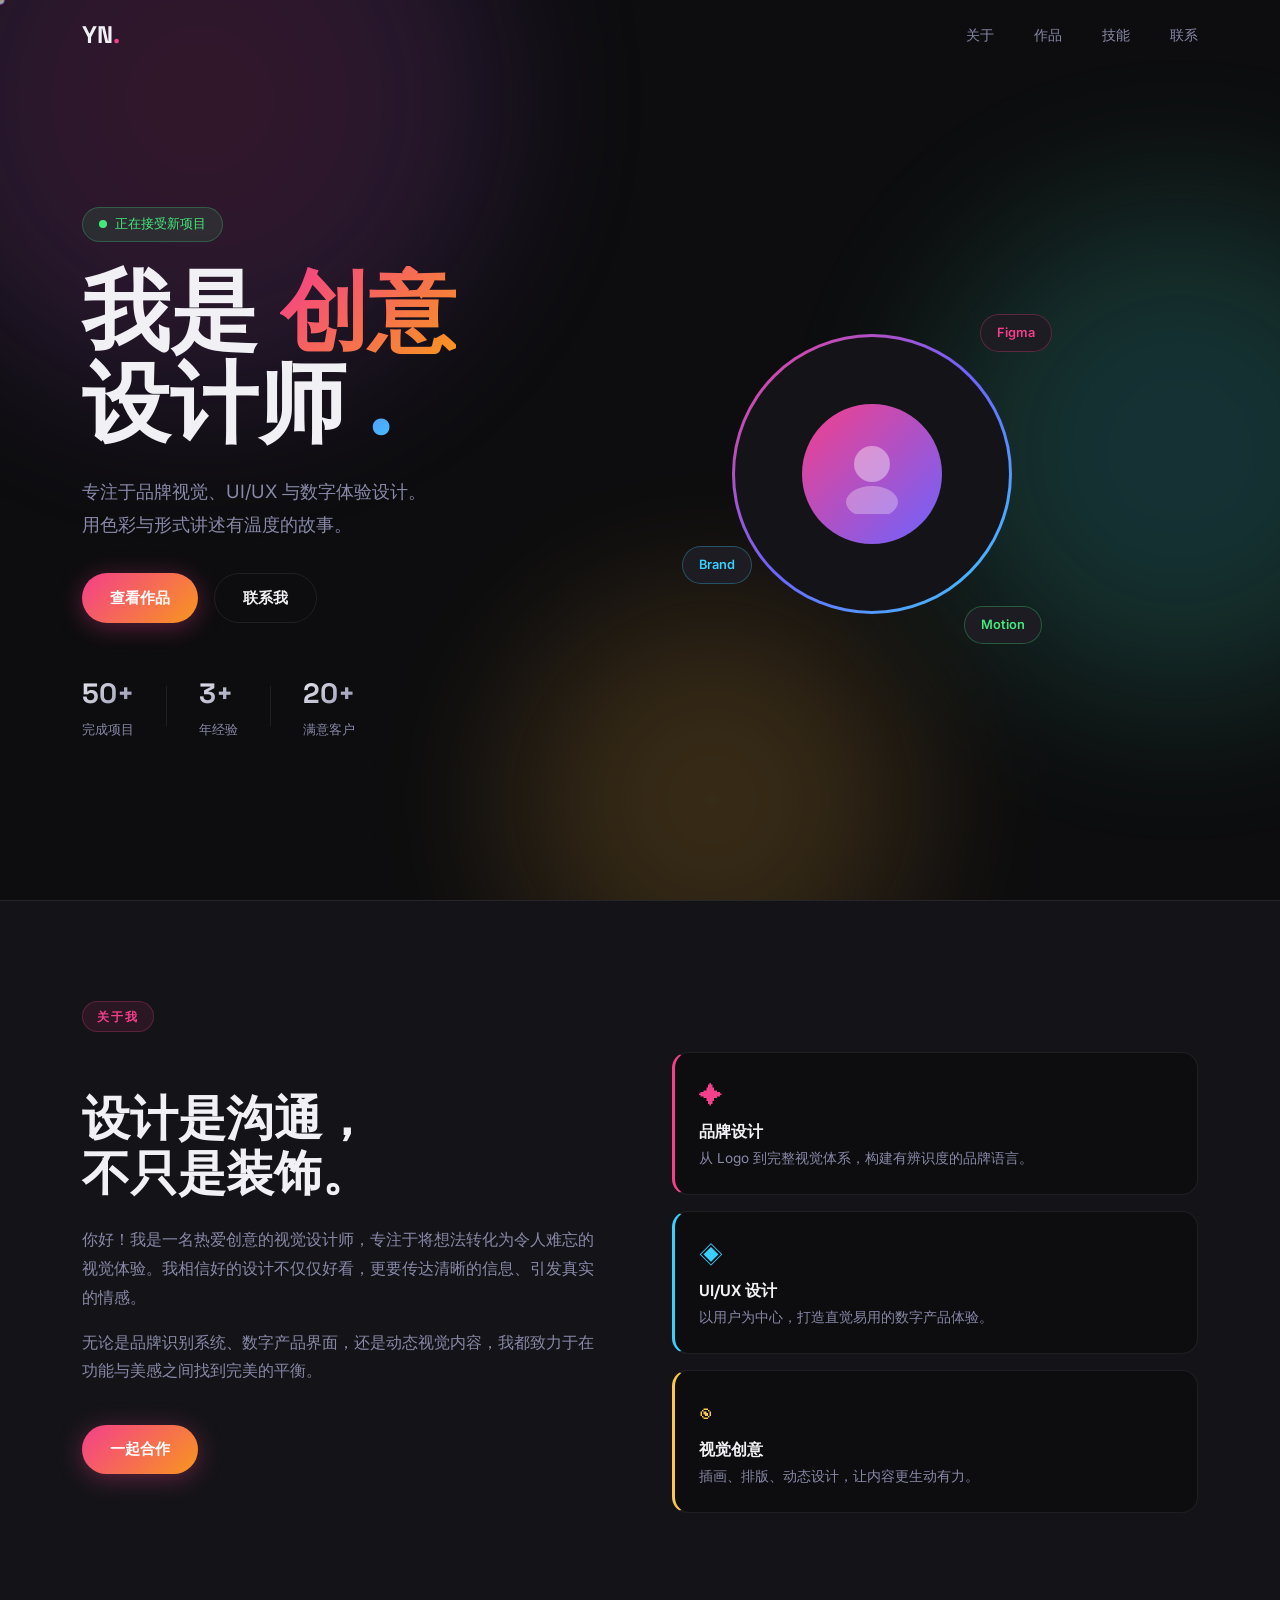
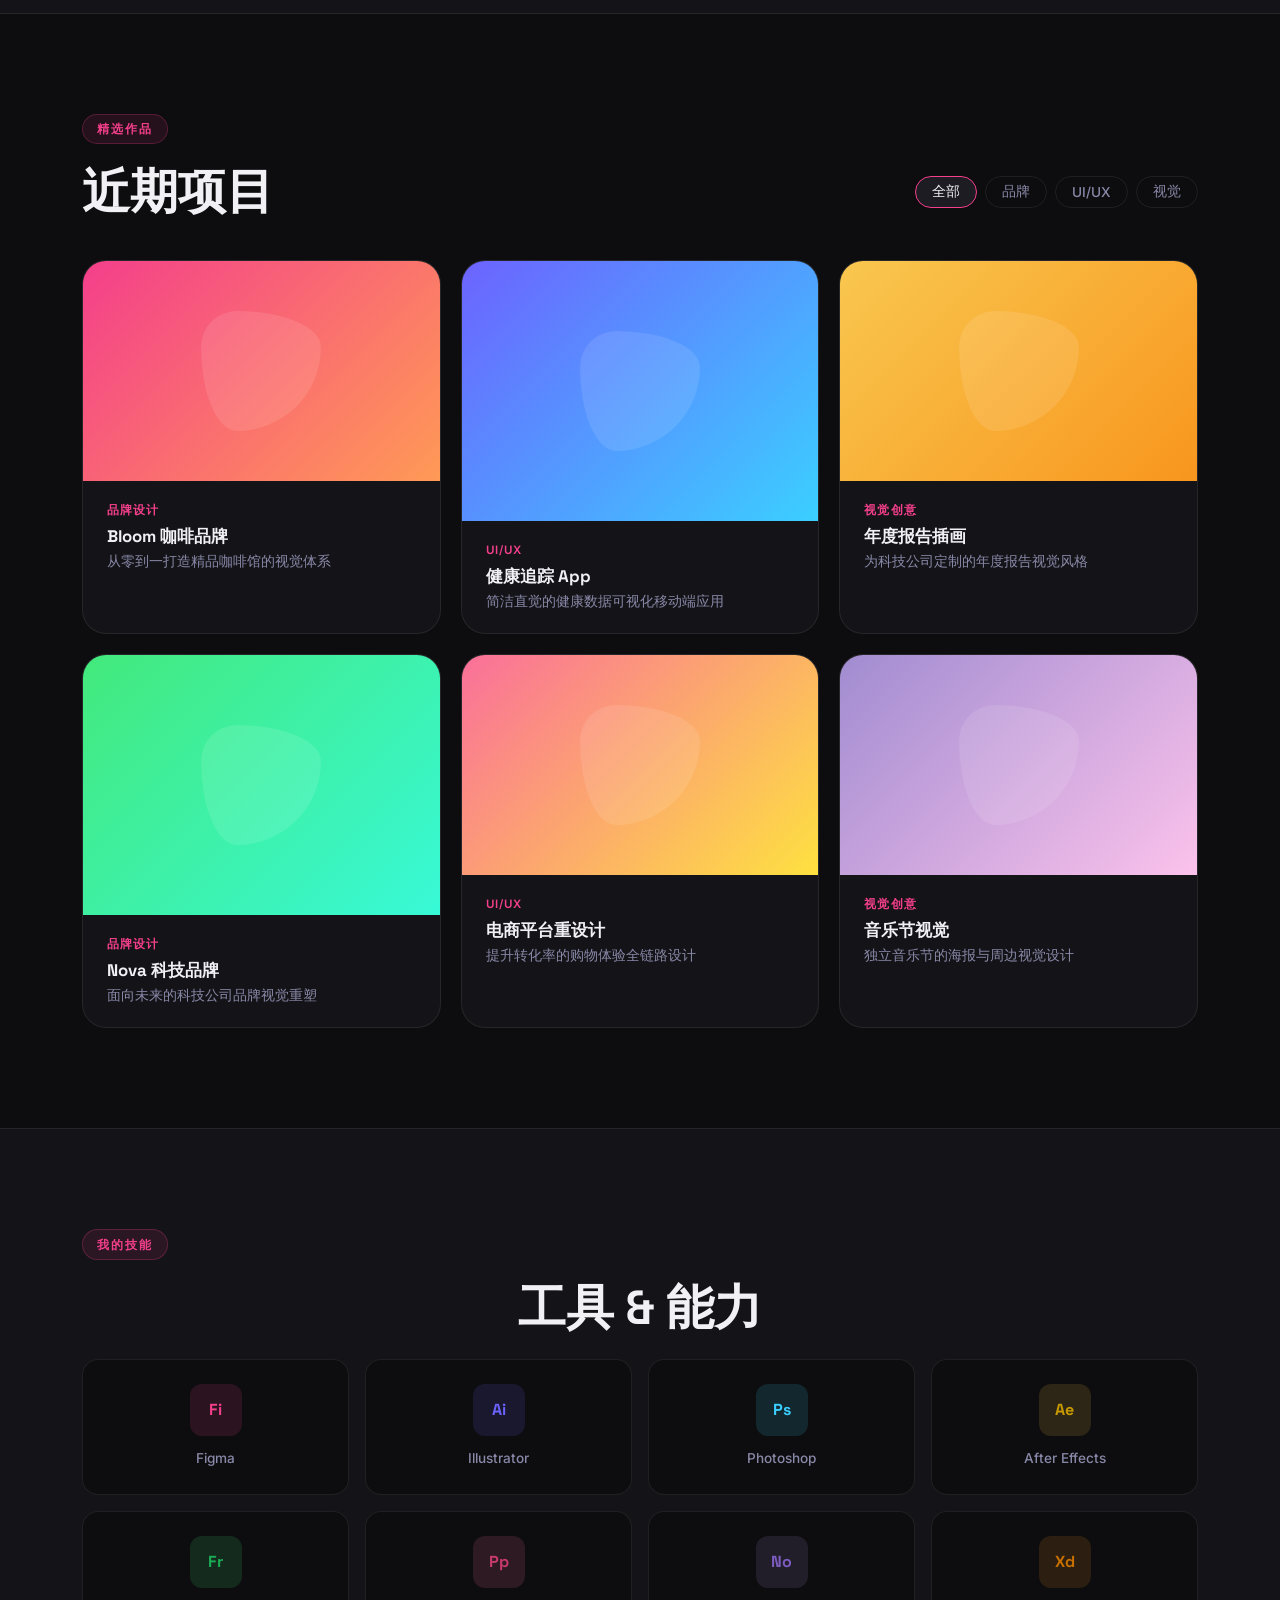
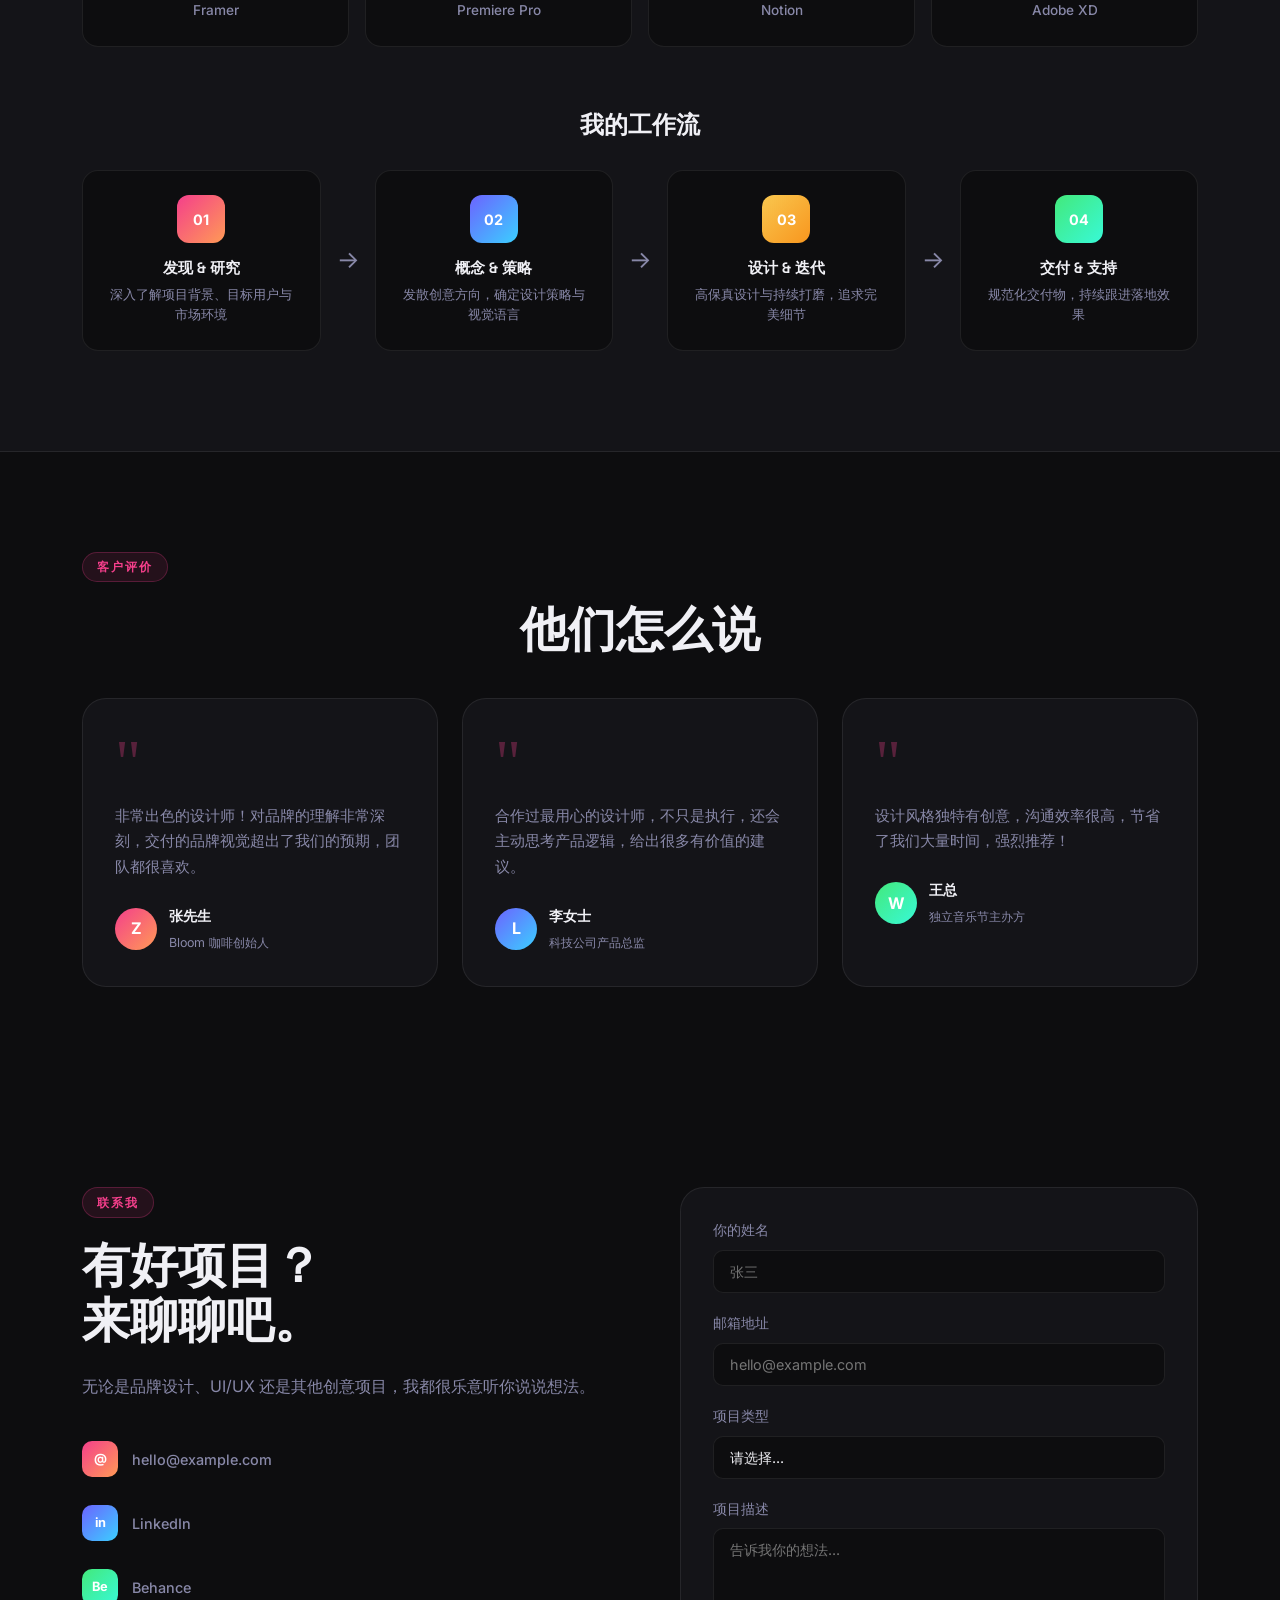
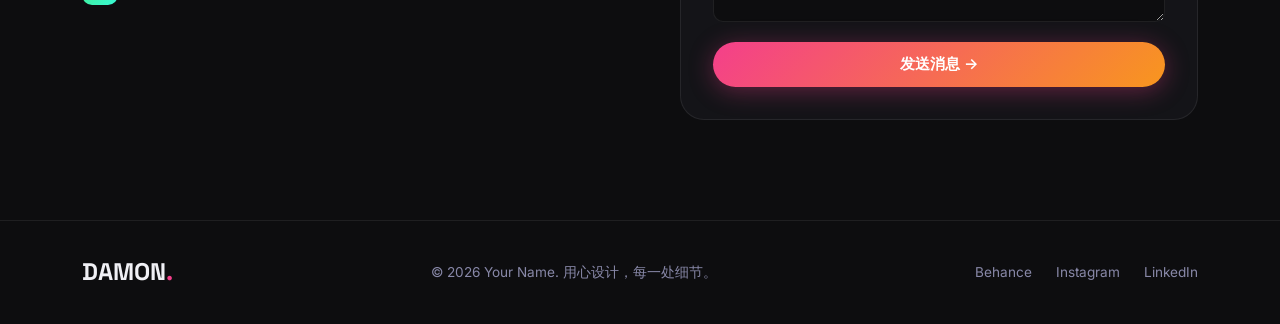
<file: index.html>
<!DOCTYPE html>
<html lang="zh-CN">
<head>
  <meta charset="UTF-8" />
  <meta name="viewport" content="width=device-width, initial-scale=1.0" />
  <title>设计师作品集 — DAMON</title>
  <link rel="stylesheet" href="style.css" />
  <link rel="preconnect" href="https://fonts.googleapis.com" />
  <link rel="preconnect" href="https://fonts.gstatic.com" crossorigin />
  <link href="https://fonts.googleapis.com/css2?family=Inter:wght@300;400;500;600;700;900&family=Space+Grotesk:wght@400;500;600;700&display=swap" rel="stylesheet" />
</head>
<body>

  <!-- Navigation -->
  <nav class="nav" id="nav">
    <div class="nav-inner">
      <a href="#" class="nav-logo">YN<span class="dot">.</span></a>
      <ul class="nav-links">
        <li><a href="#about">关于</a></li>
        <li><a href="#work">作品</a></li>
        <li><a href="#skills">技能</a></li>
        <li><a href="#contact">联系</a></li>
      </ul>
      <button class="nav-toggle" id="navToggle" aria-label="菜单">
        <span></span><span></span><span></span>
      </button>
    </div>
  </nav>

  <!-- Hero -->
  <section class="hero" id="hero">
    <div class="hero-bg">
      <div class="blob blob-1"></div>
      <div class="blob blob-2"></div>
      <div class="blob blob-3"></div>
    </div>
    <div class="hero-content">
      <div class="hero-badge">
        <span class="badge-dot"></span>
        正在接受新项目
      </div>
      <h1 class="hero-title">
        我是
        <span class="highlight highlight-1">创意</span>
        <br />设计师
        <span class="highlight highlight-2">.</span>
      </h1>
      <p class="hero-desc">
        专注于品牌视觉、UI/UX 与数字体验设计。<br />
        用色彩与形式讲述有温度的故事。
      </p>
      <div class="hero-actions">
        <a href="#work" class="btn btn-primary">查看作品</a>
        <a href="#contact" class="btn btn-ghost">联系我</a>
      </div>
      <div class="hero-stats">
        <div class="stat">
          <span class="stat-num">50+</span>
          <span class="stat-label">完成项目</span>
        </div>
        <div class="stat-divider"></div>
        <div class="stat">
          <span class="stat-num">3+</span>
          <span class="stat-label">年经验</span>
        </div>
        <div class="stat-divider"></div>
        <div class="stat">
          <span class="stat-num">20+</span>
          <span class="stat-label">满意客户</span>
        </div>
      </div>
    </div>
    <div class="hero-visual">
      <div class="avatar-ring">
        <div class="avatar">
          <div class="avatar-placeholder">
            <svg viewBox="0 0 80 80" fill="none" xmlns="http://www.w3.org/2000/svg">
              <circle cx="40" cy="30" r="18" fill="white" fill-opacity="0.4"/>
              <ellipse cx="40" cy="68" rx="26" ry="16" fill="white" fill-opacity="0.3"/>
            </svg>
          </div>
        </div>
      </div>
      <div class="floating-tag tag-1">Figma</div>
      <div class="floating-tag tag-2">Brand</div>
      <div class="floating-tag tag-3">Motion</div>
    </div>
  </section>

  <!-- About -->
  <section class="about section" id="about">
    <div class="container">
      <div class="section-label">关于我</div>
      <div class="about-grid">
        <div class="about-text">
          <h2 class="section-title">设计是沟通，<br />不只是装饰。</h2>
          <p>你好！我是一名热爱创意的视觉设计师，专注于将想法转化为令人难忘的视觉体验。我相信好的设计不仅仅好看，更要传达清晰的信息、引发真实的情感。</p>
          <p>无论是品牌识别系统、数字产品界面，还是动态视觉内容，我都致力于在功能与美感之间找到完美的平衡。</p>
          <a href="#contact" class="btn btn-primary" style="margin-top:1.5rem;">一起合作</a>
        </div>
        <div class="about-cards">
          <div class="about-card card-pink">
            <div class="card-icon">✦</div>
            <h3>品牌设计</h3>
            <p>从 Logo 到完整视觉体系，构建有辨识度的品牌语言。</p>
          </div>
          <div class="about-card card-blue">
            <div class="card-icon">◈</div>
            <h3>UI/UX 设计</h3>
            <p>以用户为中心，打造直觉易用的数字产品体验。</p>
          </div>
          <div class="about-card card-yellow">
            <div class="card-icon">◉</div>
            <h3>视觉创意</h3>
            <p>插画、排版、动态设计，让内容更生动有力。</p>
          </div>
        </div>
      </div>
    </div>
  </section>

  <!-- Work -->
  <section class="work section" id="work">
    <div class="container">
      <div class="section-label">精选作品</div>
      <div class="work-header">
        <h2 class="section-title">近期项目</h2>
        <div class="work-filter">
          <button class="filter-btn active" data-filter="all">全部</button>
          <button class="filter-btn" data-filter="brand">品牌</button>
          <button class="filter-btn" data-filter="ui">UI/UX</button>
          <button class="filter-btn" data-filter="visual">视觉</button>
        </div>
      </div>
      <div class="work-grid" id="workGrid">
        <div class="work-card" data-category="brand">
          <div class="work-card-img" style="background: linear-gradient(135deg, #f43f8b 0%, #ff9a56 100%);">
            <div class="work-card-overlay">
              <a href="#" class="work-card-link">查看项目 →</a>
            </div>
            <div class="work-card-shape"></div>
          </div>
          <div class="work-card-info">
            <span class="work-tag">品牌设计</span>
            <h3>Bloom 咖啡品牌</h3>
            <p>从零到一打造精品咖啡馆的视觉体系</p>
          </div>
        </div>
        <div class="work-card work-card-large" data-category="ui">
          <div class="work-card-img" style="background: linear-gradient(135deg, #6c63ff 0%, #3bcfff 100%);">
            <div class="work-card-overlay">
              <a href="#" class="work-card-link">查看项目 →</a>
            </div>
            <div class="work-card-shape"></div>
          </div>
          <div class="work-card-info">
            <span class="work-tag">UI/UX</span>
            <h3>健康追踪 App</h3>
            <p>简洁直觉的健康数据可视化移动端应用</p>
          </div>
        </div>
        <div class="work-card" data-category="visual">
          <div class="work-card-img" style="background: linear-gradient(135deg, #f9c74f 0%, #f8961e 100%);">
            <div class="work-card-overlay">
              <a href="#" class="work-card-link">查看项目 →</a>
            </div>
            <div class="work-card-shape"></div>
          </div>
          <div class="work-card-info">
            <span class="work-tag">视觉创意</span>
            <h3>年度报告插画</h3>
            <p>为科技公司定制的年度报告视觉风格</p>
          </div>
        </div>
        <div class="work-card work-card-large" data-category="brand">
          <div class="work-card-img" style="background: linear-gradient(135deg, #43e97b 0%, #38f9d7 100%);">
            <div class="work-card-overlay">
              <a href="#" class="work-card-link">查看项目 →</a>
            </div>
            <div class="work-card-shape"></div>
          </div>
          <div class="work-card-info">
            <span class="work-tag">品牌设计</span>
            <h3>Nova 科技品牌</h3>
            <p>面向未来的科技公司品牌视觉重塑</p>
          </div>
        </div>
        <div class="work-card" data-category="ui">
          <div class="work-card-img" style="background: linear-gradient(135deg, #fa709a 0%, #fee140 100%);">
            <div class="work-card-overlay">
              <a href="#" class="work-card-link">查看项目 →</a>
            </div>
            <div class="work-card-shape"></div>
          </div>
          <div class="work-card-info">
            <span class="work-tag">UI/UX</span>
            <h3>电商平台重设计</h3>
            <p>提升转化率的购物体验全链路设计</p>
          </div>
        </div>
        <div class="work-card" data-category="visual">
          <div class="work-card-img" style="background: linear-gradient(135deg, #a18cd1 0%, #fbc2eb 100%);">
            <div class="work-card-overlay">
              <a href="#" class="work-card-link">查看项目 →</a>
            </div>
            <div class="work-card-shape"></div>
          </div>
          <div class="work-card-info">
            <span class="work-tag">视觉创意</span>
            <h3>音乐节视觉</h3>
            <p>独立音乐节的海报与周边视觉设计</p>
          </div>
        </div>
      </div>
    </div>
  </section>

  <!-- Skills -->
  <section class="skills section" id="skills">
    <div class="container">
      <div class="section-label">我的技能</div>
      <h2 class="section-title" style="text-align:center;">工具 & 能力</h2>
      <div class="skills-grid">
        <div class="skill-item">
          <div class="skill-icon" style="background:#f43f8b22; color:#f43f8b;">Fi</div>
          <span>Figma</span>
        </div>
        <div class="skill-item">
          <div class="skill-icon" style="background:#6c63ff22; color:#6c63ff;">Ai</div>
          <span>Illustrator</span>
        </div>
        <div class="skill-item">
          <div class="skill-icon" style="background:#3bcfff22; color:#3bcfff;">Ps</div>
          <span>Photoshop</span>
        </div>
        <div class="skill-item">
          <div class="skill-icon" style="background:#f9c74f22; color:#c89a00;">Ae</div>
          <span>After Effects</span>
        </div>
        <div class="skill-item">
          <div class="skill-icon" style="background:#43e97b22; color:#1aad55;">Fr</div>
          <span>Framer</span>
        </div>
        <div class="skill-item">
          <div class="skill-icon" style="background:#fa709a22; color:#c73b6a;">Pp</div>
          <span>Premiere Pro</span>
        </div>
        <div class="skill-item">
          <div class="skill-icon" style="background:#a18cd122; color:#7c5cbf;">No</div>
          <span>Notion</span>
        </div>
        <div class="skill-item">
          <div class="skill-icon" style="background:#f8961e22; color:#c96f00;">Xd</div>
          <span>Adobe XD</span>
        </div>
      </div>

      <div class="process-section">
        <h3 style="text-align:center; margin-bottom:2rem; font-size:1.5rem;">我的工作流</h3>
        <div class="process-steps">
          <div class="process-step">
            <div class="step-num" style="background: linear-gradient(135deg, #f43f8b, #ff9a56);">01</div>
            <h4>发现 & 研究</h4>
            <p>深入了解项目背景、目标用户与市场环境</p>
          </div>
          <div class="process-arrow">→</div>
          <div class="process-step">
            <div class="step-num" style="background: linear-gradient(135deg, #6c63ff, #3bcfff);">02</div>
            <h4>概念 & 策略</h4>
            <p>发散创意方向，确定设计策略与视觉语言</p>
          </div>
          <div class="process-arrow">→</div>
          <div class="process-step">
            <div class="step-num" style="background: linear-gradient(135deg, #f9c74f, #f8961e);">03</div>
            <h4>设计 & 迭代</h4>
            <p>高保真设计与持续打磨，追求完美细节</p>
          </div>
          <div class="process-arrow">→</div>
          <div class="process-step">
            <div class="step-num" style="background: linear-gradient(135deg, #43e97b, #38f9d7);">04</div>
            <h4>交付 & 支持</h4>
            <p>规范化交付物，持续跟进落地效果</p>
          </div>
        </div>
      </div>
    </div>
  </section>

  <!-- Testimonials -->
  <section class="testimonials section">
    <div class="container">
      <div class="section-label">客户评价</div>
      <h2 class="section-title" style="text-align:center;">他们怎么说</h2>
      <div class="testimonials-grid">
        <div class="testimonial-card">
          <div class="quote-mark">"</div>
          <p>非常出色的设计师！对品牌的理解非常深刻，交付的品牌视觉超出了我们的预期，团队都很喜欢。</p>
          <div class="testimonial-author">
            <div class="author-avatar" style="background: linear-gradient(135deg, #f43f8b, #ff9a56);">Z</div>
            <div>
              <strong>张先生</strong>
              <span>Bloom 咖啡创始人</span>
            </div>
          </div>
        </div>
        <div class="testimonial-card">
          <div class="quote-mark">"</div>
          <p>合作过最用心的设计师，不只是执行，还会主动思考产品逻辑，给出很多有价值的建议。</p>
          <div class="testimonial-author">
            <div class="author-avatar" style="background: linear-gradient(135deg, #6c63ff, #3bcfff);">L</div>
            <div>
              <strong>李女士</strong>
              <span>科技公司产品总监</span>
            </div>
          </div>
        </div>
        <div class="testimonial-card">
          <div class="quote-mark">"</div>
          <p>设计风格独特有创意，沟通效率很高，节省了我们大量时间，强烈推荐！</p>
          <div class="testimonial-author">
            <div class="author-avatar" style="background: linear-gradient(135deg, #43e97b, #38f9d7);">W</div>
            <div>
              <strong>王总</strong>
              <span>独立音乐节主办方</span>
            </div>
          </div>
        </div>
      </div>
    </div>
  </section>

  <!-- Contact -->
  <section class="contact section" id="contact">
    <div class="container">
      <div class="contact-inner">
        <div class="contact-text">
          <div class="section-label">联系我</div>
          <h2 class="section-title">有好项目？<br />来聊聊吧。</h2>
          <p>无论是品牌设计、UI/UX 还是其他创意项目，我都很乐意听你说说想法。</p>
          <div class="contact-links">
            <a href="mailto:hello@example.com" class="contact-link">
              <span class="contact-link-icon" style="background: linear-gradient(135deg, #f43f8b, #ff9a56);">@</span>
              hello@example.com
            </a>
            <a href="#" class="contact-link">
              <span class="contact-link-icon" style="background: linear-gradient(135deg, #6c63ff, #3bcfff);">in</span>
              LinkedIn
            </a>
            <a href="#" class="contact-link">
              <span class="contact-link-icon" style="background: linear-gradient(135deg, #43e97b, #38f9d7);">Be</span>
              Behance
            </a>
          </div>
        </div>
        <form class="contact-form" id="contactForm">
          <div class="form-group">
            <label for="name">你的姓名</label>
            <input type="text" id="name" placeholder="张三" />
          </div>
          <div class="form-group">
            <label for="email">邮箱地址</label>
            <input type="email" id="email" placeholder="hello@example.com" />
          </div>
          <div class="form-group">
            <label for="project">项目类型</label>
            <select id="project">
              <option value="">请选择...</option>
              <option>品牌设计</option>
              <option>UI/UX 设计</option>
              <option>视觉创意</option>
              <option>其他</option>
            </select>
          </div>
          <div class="form-group">
            <label for="message">项目描述</label>
            <textarea id="message" rows="4" placeholder="告诉我你的想法..."></textarea>
          </div>
          <button type="submit" class="btn btn-primary btn-full">发送消息 →</button>
        </form>
      </div>
    </div>
  </section>

  <!-- Footer -->
  <footer class="footer">
    <div class="container">
      <div class="footer-inner">
      <a href="#" class="nav-logo">DAMON<span class="dot">.</span></a>
        <p>© 2026 Your Name. 用心设计，每一处细节。</p>
        <div class="footer-links">
          <a href="#">Behance</a>
          <a href="#">Instagram</a>
          <a href="#">LinkedIn</a>
        </div>
      </div>
    </div>
  </footer>

  <script src="script.js"></script>
</body>
</html>
</file>
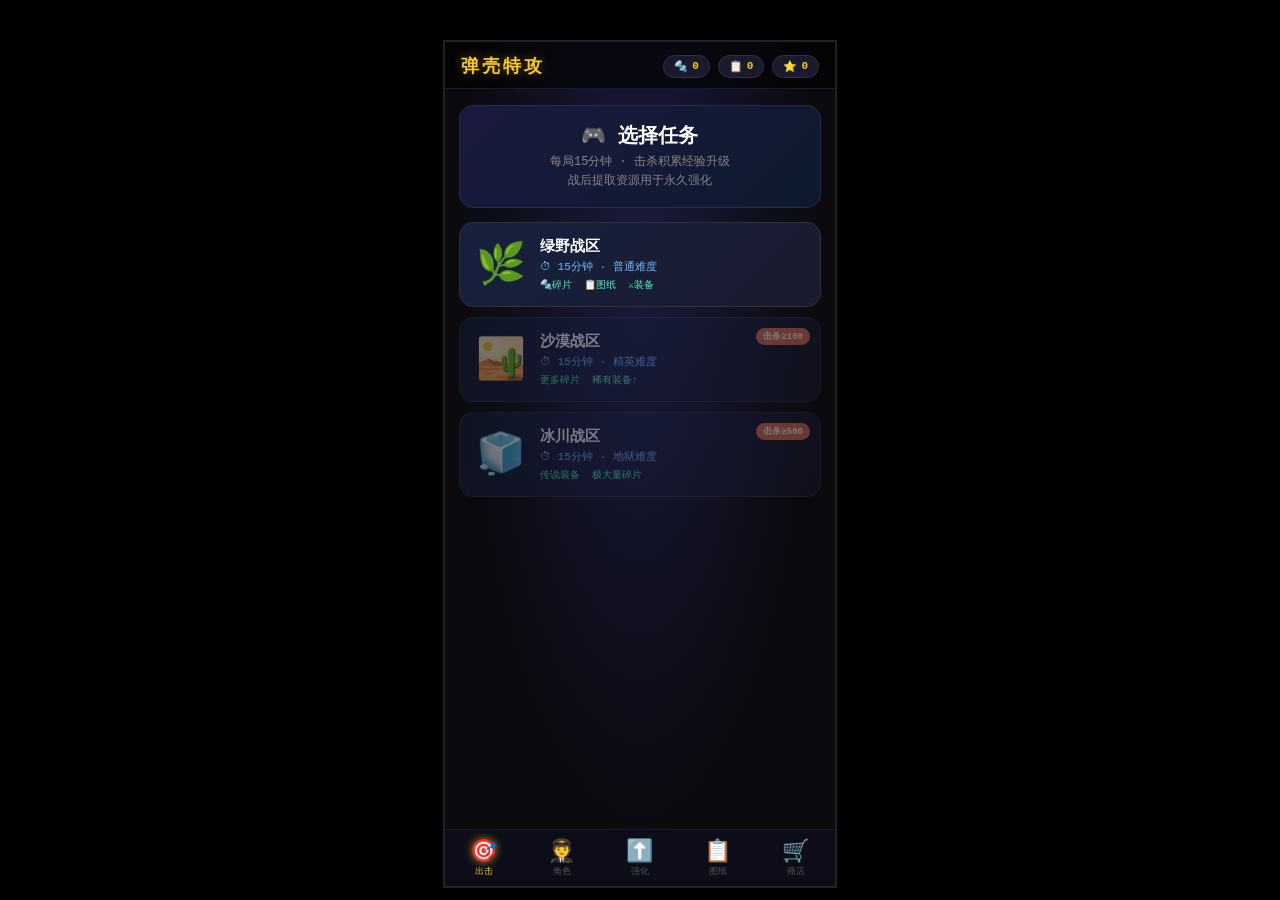
<file: game/index.html>
<!DOCTYPE html>
<html lang="zh-CN">
<head>
<meta charset="UTF-8">
<meta name="viewport" content="width=device-width, initial-scale=1.0, maximum-scale=1.0, user-scalable=no">
<meta name="apple-mobile-web-app-capable" content="yes">
<meta name="apple-mobile-web-app-status-bar-style" content="black-translucent">
<meta name="apple-mobile-web-app-title" content="弹壳特攻">
<meta name="mobile-web-app-capable" content="yes">
<meta name="theme-color" content="#0a0a0f">
<title>弹壳特攻</title>
<!-- iOS 主屏幕图标 -->
<link rel="apple-touch-icon" href="icon.png">
<link rel="apple-touch-icon" sizes="152x152" href="icon.png">
<link rel="apple-touch-icon" sizes="167x167" href="icon.png">
<link rel="apple-touch-icon" sizes="180x180" href="icon.png">
<!-- Android / 通用图标 -->
<link rel="icon" type="image/png" sizes="512x512" href="icon.png">
<link rel="icon" type="image/png" sizes="192x192" href="icon.png">
<link rel="manifest" href="manifest.json">
<style>
/* ===== RESET & BASE ===== */
*{margin:0;padding:0;box-sizing:border-box;-webkit-tap-highlight-color:transparent;}
html,body{width:100%;height:100%;overflow:hidden;background:#0a0a0f;font-family:'Courier New',monospace;color:#fff;touch-action:none;}

/* ===== APP SHELL ===== */
/* 全局以 390×844 为基准，在桌面端居中显示 */
#app{
  position:fixed;inset:0;
  display:flex;align-items:center;justify-content:center;
  background:#000;
}
#phoneFrame{
  position:relative;
  width:390px;height:844px;
  overflow:hidden;
  background:#0a0a0f;
  /* 在PC上显示手机边框感 */
  box-shadow:0 0 0 2px #222, 0 0 40px #0005;
}
/* 响应式缩放：如果视口小于390px或844px，等比缩小 */
@media (max-height:844px){
  #phoneFrame{transform-origin:top center;}
}

/* ===== SCREENS ===== */
.screen{position:absolute;inset:0;display:none;flex-direction:column;}
.screen.active{display:flex;}

/* ===== LOBBY ===== */
#lobbyScreen{background:radial-gradient(ellipse at 50% 25%,#1a1a3e 0%,#0a0a0f 65%);}

/* Top status bar */
#statusBar{
  display:flex;align-items:center;justify-content:space-between;
  padding:12px 16px 10px;
  background:rgba(0,0,0,.6);
  border-bottom:1px solid #1a1a2e;
  flex-shrink:0;
}
#statusBar h1{color:#f9ca24;font-size:18px;letter-spacing:3px;text-shadow:0 0 12px #f9ca2455;}
.res-chips{display:flex;gap:8px;}
.res-chip{
  display:flex;align-items:center;gap:4px;
  background:#1a1a2e;border:1px solid #333;border-radius:20px;
  padding:4px 10px;font-size:11px;
}
.res-chip-val{color:#f9ca24;font-weight:bold;}

/* Tab content area */
#lobbyContent{flex:1;overflow-y:auto;padding:16px 14px 8px;-webkit-overflow-scrolling:touch;}
.tab-page{display:none;}
.tab-page.active{display:block;}

/* Bottom nav */
#bottomNav{
  display:flex;align-items:stretch;
  background:#0d0d1a;border-top:1px solid #1a1a2e;
  flex-shrink:0;padding-bottom:env(safe-area-inset-bottom,0);
}
.nav-btn{
  flex:1;display:flex;flex-direction:column;align-items:center;justify-content:center;
  padding:10px 0 8px;cursor:pointer;border:none;background:transparent;
  color:#555;font-size:9px;letter-spacing:.5px;gap:3px;
  transition:color .15s;
}
.nav-btn .nav-icon{font-size:22px;line-height:1;}
.nav-btn.active{color:#f9ca24;}
.nav-btn.active .nav-icon{filter:drop-shadow(0 0 4px #f9ca24aa);}

/* Section title */
.sec-title{font-size:13px;font-weight:bold;color:#f9ca24;border-left:3px solid #f9ca24;padding-left:8px;margin:0 0 12px;}

/* ── 出击 Tab ── */
.mission-banner{
  background:linear-gradient(135deg,#1a1a3e,#0d1a2e);
  border:1px solid #2a2a4e;border-radius:14px;
  padding:16px;margin-bottom:14px;text-align:center;
}
.mission-banner h2{font-size:20px;margin-bottom:4px;}
.mission-banner p{color:#888;font-size:12px;line-height:1.6;}

.mission-list{display:flex;flex-direction:column;gap:10px;}
.mission-card{
  background:linear-gradient(135deg,#16213e,#1a1a2e);
  border:1px solid #333;border-radius:14px;
  padding:14px 16px;display:flex;align-items:center;gap:14px;
  position:relative;overflow:hidden;
  active-opacity:.8;
}
.mission-card:active{opacity:.8;}
.mission-card.locked{opacity:.45;}
.mc-icon-big{font-size:40px;flex-shrink:0;}
.mc-info{flex:1;}
.mc-name{font-size:15px;font-weight:bold;margin-bottom:3px;}
.mc-time{color:#74b9ff;font-size:11px;margin-bottom:4px;}
.mc-reward{color:#55efc4;font-size:10px;}
.mc-req-badge{
  position:absolute;top:10px;right:10px;
  background:#e17055;color:#fff;font-size:9px;
  border-radius:10px;padding:2px 7px;font-weight:bold;
}
.btn-go{
  display:block;width:100%;margin-top:16px;
  padding:16px;background:linear-gradient(135deg,#f9ca24,#f0932b);
  color:#111;font-size:17px;font-weight:bold;
  border:none;border-radius:14px;letter-spacing:2px;
  box-shadow:0 4px 20px #f9ca2444;
  active-opacity:.85;
}
.btn-go:active{transform:scale(.97);}

/* ── 特工 Tab ── */
.agent-hero{
  background:linear-gradient(135deg,#1a1a3e,#16213e);
  border:1px solid #333;border-radius:14px;
  padding:16px;text-align:center;margin-bottom:14px;
  display:flex;align-items:center;gap:14px;
}
.agent-avatar{font-size:56px;}
.agent-meta{text-align:left;}
.agent-name{font-size:16px;font-weight:bold;}
.agent-stars{color:#f9ca24;font-size:18px;margin:3px 0;}
.agent-lv{color:#aaa;font-size:11px;}

.stat-card{
  background:#111;border:1px solid #1a1a1a;border-radius:12px;
  padding:13px 14px;margin-bottom:8px;
  display:flex;align-items:center;gap:12px;
}
.stat-ico{font-size:24px;flex-shrink:0;}
.stat-body{flex:1;}
.stat-lbl{font-size:11px;color:#888;}
.stat-val{font-size:15px;font-weight:bold;}
.stat-bonus{font-size:10px;color:#55efc4;margin-top:1px;}
.btn-upg{
  padding:9px 16px;background:linear-gradient(135deg,#6c5ce7,#a29bfe);
  color:#fff;border:none;border-radius:8px;font-size:12px;font-weight:bold;
  white-space:nowrap;flex-shrink:0;
}
.btn-upg:active{transform:scale(.95);}
.btn-upg:disabled{background:#2a2a2a;color:#555;}
.upg-cost{font-size:9px;color:#f9ca24;text-align:center;margin-top:3px;}

/* ── 角色 Tab ── */
.char-layout{display:flex;flex-direction:column;gap:14px;}
/* 装备人形图 */
.char-mannequin{
  background:linear-gradient(135deg,#1a1a2e,#16213e);
  border:1px solid #2a2a4e;border-radius:14px;
  padding:14px;position:relative;
}
.char-title{font-size:13px;font-weight:bold;color:#f9ca24;margin-bottom:12px;text-align:center;}
.mannequin-grid{
  display:grid;
  grid-template-columns:56px 80px 56px;
  grid-template-rows:repeat(4,52px);
  gap:6px;justify-content:center;align-items:center;
}
.equip-slot{
  width:52px;height:48px;
  background:rgba(0,0,0,.4);border:1.5px dashed #333;border-radius:8px;
  display:flex;flex-direction:column;align-items:center;justify-content:center;
  cursor:pointer;position:relative;transition:border-color .15s;
}
.equip-slot:active{border-color:#f9ca24;}
.equip-slot.filled{border-style:solid;border-color:#555;}
.equip-slot.filled.rarity-common{border-color:#95a5a6;}
.equip-slot.filled.rarity-rare  {border-color:#3498db;box-shadow:0 0 6px #3498db44;}
.equip-slot.filled.rarity-epic  {border-color:#9b59b6;box-shadow:0 0 6px #9b59b644;}
.equip-slot.filled.rarity-legend{border-color:#f9ca24;box-shadow:0 0 8px #f9ca2455;}
.equip-slot-ico{font-size:20px;line-height:1;}
.equip-slot-lbl{font-size:8px;color:#888;margin-top:2px;}
.equip-slot-name{font-size:7px;color:#ccc;margin-top:1px;text-align:center;max-width:50px;white-space:nowrap;overflow:hidden;}
.char-center{display:flex;align-items:center;justify-content:center;}
.char-avatar-big{font-size:52px;line-height:1;}
/* 装备属性总览 */
.equip-stats-bar{
  display:grid;grid-template-columns:1fr 1fr;gap:6px;
  background:#111;border:1px solid #1a1a1a;border-radius:10px;padding:10px 12px;
}
.equip-stat-item{display:flex;align-items:center;gap:6px;font-size:11px;}
.equip-stat-ico{font-size:14px;}
.equip-stat-val{color:#55efc4;font-weight:bold;}
/* 背包 */
.inventory-header{display:flex;justify-content:space-between;align-items:center;margin-bottom:8px;}
.inv-title{font-size:13px;font-weight:bold;color:#f9ca24;}
.inv-count{font-size:10px;color:#888;}
.inventory-grid{display:grid;grid-template-columns:repeat(3,1fr);gap:8px;max-height:320px;overflow-y:auto;}
.inv-item{
  background:#111;border:1.5px solid #222;border-radius:10px;
  padding:10px 6px;text-align:center;cursor:pointer;
  transition:border-color .15s,transform .1s;position:relative;
}
.inv-item:active{transform:scale(.96);}
.inv-item.rarity-common{border-color:#95a5a6;}
.inv-item.rarity-rare  {border-color:#3498db;}
.inv-item.rarity-epic  {border-color:#9b59b6;}
.inv-item.rarity-legend{border-color:#f9ca24;}
.inv-item.equipped{opacity:.5;}
.inv-ico{font-size:26px;margin-bottom:4px;}
.inv-name{font-size:9px;font-weight:bold;color:#ddd;line-height:1.3;}
.inv-rar{font-size:8px;margin-top:2px;}
.inv-stat{font-size:9px;color:#55efc4;margin-top:3px;}
.inv-equip-badge{
  position:absolute;top:3px;right:4px;
  font-size:7px;background:#f9ca24;color:#111;
  border-radius:4px;padding:1px 3px;font-weight:bold;
}
/* 装备详情弹窗 */
#equipModal{
  position:absolute;inset:0;background:rgba(0,0,0,.88);
  display:none;flex-direction:column;align-items:center;justify-content:center;
  z-index:50;padding:20px;pointer-events:all;
}
.modal-card{
  width:100%;max-width:300px;
  background:linear-gradient(135deg,#1a1a2e,#16213e);
  border-radius:16px;padding:20px;
}
.modal-ico{font-size:48px;text-align:center;margin-bottom:8px;}
.modal-name{font-size:16px;font-weight:bold;text-align:center;margin-bottom:4px;}
.modal-rar{font-size:11px;text-align:center;margin-bottom:12px;}
.modal-stat{
  background:#111;border-radius:8px;padding:10px 14px;
  font-size:13px;margin-bottom:14px;
  display:flex;align-items:center;gap:8px;
}
.modal-btns{display:flex;gap:8px;}
.btn-equip{
  flex:1;padding:12px;background:linear-gradient(135deg,#f9ca24,#f0932b);
  color:#111;font-weight:bold;font-size:14px;
  border:none;border-radius:10px;cursor:pointer;
}
.btn-unequip{
  flex:1;padding:12px;background:linear-gradient(135deg,#636e72,#b2bec3);
  color:#111;font-weight:bold;font-size:14px;
  border:none;border-radius:10px;cursor:pointer;
}
.btn-discard{
  padding:12px 16px;background:#2d2d2d;border:1px solid #444;
  color:#e17055;font-size:13px;border-radius:10px;cursor:pointer;
}
.btn-close-modal{
  width:100%;margin-top:8px;padding:10px;
  background:transparent;border:1px solid #333;
  color:#888;font-size:13px;border-radius:10px;cursor:pointer;
}

/* ── 图纸 Tab ── */
.bp-grid{display:grid;grid-template-columns:repeat(3,1fr);gap:10px;}
.bp-card{
  background:#111;border:1px solid #222;border-radius:10px;
  padding:12px 8px;text-align:center;
}
.bp-card.owned{border-color:#55efc4;}
.bp-ico{font-size:28px;margin-bottom:5px;}
.bp-nm{font-size:10px;font-weight:bold;margin-bottom:3px;}
.bp-rar{font-size:9px;}
.bp-cnt{color:#f9ca24;font-size:11px;font-weight:bold;margin-top:3px;}
.rarity-common{color:#95a5a6;}
.rarity-rare{color:#3498db;}
.rarity-epic{color:#9b59b6;}
.rarity-legend{color:#f9ca24;}

/* ── 商店 Tab ── */
.shop-list{display:flex;flex-direction:column;gap:10px;}
.shop-card{
  background:#111;border:1px solid #222;border-radius:12px;
  padding:13px 14px;display:flex;align-items:center;gap:12px;
}
.shop-ico{font-size:32px;flex-shrink:0;}
.shop-body{flex:1;}
.shop-nm{font-size:13px;font-weight:bold;margin-bottom:3px;}
.shop-desc{font-size:10px;color:#888;line-height:1.4;}
.btn-buy{
  padding:9px 14px;background:linear-gradient(135deg,#00b894,#55efc4);
  color:#111;border:none;border-radius:8px;font-size:12px;font-weight:bold;
  white-space:nowrap;flex-shrink:0;
}
.btn-buy:active{transform:scale(.95);}
.btn-buy:disabled{background:#1a1a1a;color:#444;}
.shop-owned{font-size:10px;color:#55efc4;text-align:center;margin-top:3px;}

/* ===== GAME SCREEN ===== */
#gameScreen{background:#000;align-items:center;justify-content:center;}
#gameCanvas{display:block;width:390px;height:844px;}

/* Game UI overlay */
#gameUI{position:absolute;inset:0;pointer-events:none;}

/* HUD top */
#hudTop{
  position:absolute;top:0;left:0;right:0;
  padding:max(44px, calc(env(safe-area-inset-top) + 12px)) 14px 8px;
  background:linear-gradient(to bottom,rgba(0,0,0,.85) 60%,transparent);
  display:flex;align-items:flex-start;gap:10px;
  pointer-events:none;
  z-index:2;
}
.hud-bars{flex:1;display:flex;flex-direction:column;gap:5px;}
.bar-row{display:flex;align-items:center;gap:6px;}
.bar-ico{font-size:11px;width:14px;text-align:center;}
.bar-bg{flex:1;height:8px;background:#1a1a1a;border-radius:4px;overflow:hidden;border:1px solid #333;}
#hpBar{background:linear-gradient(90deg,#e74c3c,#c0392b);height:100%;border-radius:4px;transition:width .12s;}
#xpBar{background:linear-gradient(90deg,#f39c12,#e67e22);height:100%;border-radius:4px;transition:width .25s;}
.bar-txt{font-size:9px;color:#ccc;white-space:nowrap;min-width:32px;text-align:right;}
.hud-right{display:flex;flex-direction:column;align-items:flex-end;gap:4px;}
#timerBadge{
  background:rgba(0,0,0,.6);border:1px solid #7ed6df44;
  border-radius:8px;padding:4px 10px;text-align:center;
}
#timerVal{color:#7ed6df;font-size:18px;font-weight:bold;font-variant-numeric:tabular-nums;text-shadow:0 0 8px #7ed6df88;line-height:1;}
#timerLbl{color:#7ed6df99;font-size:8px;margin-top:1px;}
.hud-badges{display:flex;gap:5px;}
.hud-badge{
  background:rgba(0,0,0,.6);border:1px solid #333;
  border-radius:6px;padding:3px 8px;font-size:10px;font-weight:bold;
  display:flex;align-items:center;gap:3px;
}

/* Run resources top-right */
#runResBar{
  position:absolute;
  top:max(100px, calc(env(safe-area-inset-top) + 58px));
  left:0;right:0;
  display:flex;justify-content:center;gap:8px;
  pointer-events:none;
}
.rr-chip{
  background:rgba(0,0,0,.55);border:1px solid #333;
  border-radius:20px;padding:3px 10px;font-size:10px;
  display:flex;align-items:center;gap:4px;
}

/* Weapon bar */
#weaponBar{
  position:absolute;
  bottom:calc(env(safe-area-inset-bottom, 0px) + 14px);
  left:0;right:0;
  display:flex;justify-content:center;gap:6px;
  padding:0 14px;
  pointer-events:none;
  z-index:2;
}
.weapon-slot{
  width:50px;height:54px;background:rgba(10,10,20,.8);
  border:1px solid #555;border-radius:8px;
  display:flex;flex-direction:column;align-items:center;justify-content:center;
  font-size:18px;position:relative;
}
.weapon-slot.active{border-color:#f9ca24;box-shadow:0 0 8px #f9ca2433;}
.weapon-slot span{font-size:8px;color:#ccc;margin-top:1px;}
.weapon-lvl{position:absolute;top:2px;right:3px;font-size:8px;color:#f9ca24;font-weight:bold;}

/* Virtual joystick area — 全屏底层，永远在最下面接收触摸 */
#joystickArea{
  position:absolute;inset:0;
  pointer-events:all;
  z-index:0;
}
#joystickBase{
  position:absolute;
  width:110px;height:110px;
  border-radius:50%;
  background:rgba(255,255,255,.06);
  border:2px solid rgba(255,255,255,.15);
  display:none;
  transform:translate(-50%,-50%);
}
#joystickKnob{
  position:absolute;
  width:48px;height:48px;
  border-radius:50%;
  background:radial-gradient(circle at 35% 35%,rgba(255,255,255,.4),rgba(255,255,255,.15));
  border:2px solid rgba(255,255,255,.4);
  transform:translate(-50%,-50%);
  box-shadow:0 2px 12px rgba(0,0,0,.4);
  top:50%;left:50%;
}

/* Wave announce */
#waveAnnounce{
  position:absolute;top:40%;left:50%;transform:translate(-50%,-50%);
  pointer-events:none;text-align:center;opacity:0;
}
#waveAnnounce.show{animation:wfa 2.2s ease forwards;}
@keyframes wfa{
  0%{opacity:0;transform:translate(-50%,-50%) scale(.6);}
  18%{opacity:1;transform:translate(-50%,-50%) scale(1.05);}
  70%{opacity:1;transform:translate(-50%,-50%) scale(1);}
  100%{opacity:0;transform:translate(-50%,-50%) scale(1);}
}
.wave-title{color:#f9ca24;font-size:24px;font-weight:bold;text-shadow:0 0 16px #f9ca24aa;letter-spacing:2px;}
.wave-sub{color:#fff;font-size:12px;margin-top:3px;opacity:.8;}

/* Dmg floaters */
.dmg-text{
  position:absolute;pointer-events:none;font-weight:bold;font-size:11px;
  text-shadow:1px 1px 2px #000;animation:floatUp .8s ease-out forwards;white-space:nowrap;
}
@keyframes floatUp{
  0%{opacity:1;transform:translateY(0) scale(1.1);}
  100%{opacity:0;transform:translateY(-34px) scale(.75);}
}

/* ===== FULL-SCREEN OVERLAYS (game) ===== */
.g-overlay{
  position:absolute;inset:0;display:flex;flex-direction:column;
  align-items:center;justify-content:center;
  background:rgba(0,0,0,.88);pointer-events:all;padding:20px;
}
.g-title{font-size:26px;font-weight:bold;color:#f9ca24;text-shadow:0 0 16px #f9ca2455;margin-bottom:6px;letter-spacing:2px;}
.g-subtitle{font-size:22px;font-weight:bold;color:#e17055;margin-bottom:6px;}
.g-p{color:#888;font-size:12px;margin-bottom:14px;text-align:center;line-height:1.7;}
.g-btn{
  width:100%;max-width:280px;padding:15px;
  background:linear-gradient(135deg,#f9ca24,#f0932b);
  color:#111;font-size:15px;font-weight:bold;
  border:none;border-radius:12px;margin:5px 0;
  letter-spacing:1px;box-shadow:0 4px 16px #f9ca2433;
}
.g-btn:active{transform:scale(.97);}
.g-btn.secondary{background:linear-gradient(135deg,#636e72,#b2bec3);color:#111;box-shadow:none;}

/* Level-up (scrollable cards) */
#levelupScreen{display:none;}
.lu-cards-scroll{
  width:100%;max-width:360px;
  display:flex;flex-direction:column;gap:10px;
  overflow-y:auto;max-height:460px;
  padding:2px 4px;-webkit-overflow-scrolling:touch;
}
.card{
  background:linear-gradient(135deg,#1a1a2e,#16213e);
  border:2px solid #333;border-radius:12px;
  padding:14px 16px;cursor:pointer;
  display:flex;align-items:center;gap:14px;
  transition:border-color .15s,transform .1s;
  pointer-events:all;flex-shrink:0;
}
.card:active{border-color:#f9ca24;transform:scale(.98);}
.card-icon{font-size:32px;flex-shrink:0;}
.card-body{flex:1;}
.card-name{font-size:13px;font-weight:bold;margin-bottom:4px;}
.card-desc{font-size:10px;color:#888;line-height:1.5;}
.card-rarity{font-size:9px;font-weight:bold;letter-spacing:1px;margin-top:4px;}

/* Results */
.stats-2col{display:grid;grid-template-columns:1fr 1fr;gap:6px 20px;margin-bottom:14px;width:100%;max-width:320px;}
.stat-item{color:#ccc;font-size:12px;}
.stat-item span{color:#f9ca24;font-weight:bold;}
.loot-scroll{
  display:flex;flex-wrap:wrap;gap:6px;justify-content:center;
  max-width:340px;margin-bottom:14px;max-height:100px;overflow-y:auto;
}
.loot-chip{
  display:flex;align-items:center;gap:4px;padding:5px 10px;
  background:#1a1a2e;border:1px solid #333;border-radius:20px;font-size:10px;
}
.loot-chip.new{border-color:#f9ca24;color:#f9ca24;}

/* lu title */
.lu-hdr{margin-bottom:10px;text-align:center;}
.lu-hdr h3{color:#f9ca24;font-size:18px;font-weight:bold;}
.lu-hdr p{color:#aaa;font-size:11px;margin-top:3px;}
.lu-queue{color:#74b9ff;font-size:10px;margin-bottom:6px;}

/* Pause button */
#pauseBtn{
  position:absolute;
  top:max(46px, calc(env(safe-area-inset-top) + 14px));
  right:14px;
  width:44px;height:44px;
  background:rgba(0,0,0,.65);border:1px solid #555;border-radius:10px;
  display:flex;align-items:center;justify-content:center;
  font-size:18px;cursor:pointer;pointer-events:all;z-index:20;
  transition:background .15s;
}
#pauseBtn:active{background:rgba(255,255,255,.1);}

/* Pause overlay */
#pauseScreen{
  display:none;
  background:rgba(0,0,0,.88);
}
.pause-title{color:#f9ca24;font-size:28px;font-weight:bold;letter-spacing:3px;margin-bottom:6px;text-shadow:0 0 16px #f9ca2455;}
.pause-subtitle{color:#888;font-size:12px;margin-bottom:28px;}
.pause-stats{
  display:flex;flex-direction:column;gap:8px;
  width:100%;max-width:260px;margin-bottom:24px;
}
.pause-stat{
  display:flex;justify-content:space-between;
  background:#111;border:1px solid #222;border-radius:8px;
  padding:8px 14px;font-size:12px;color:#aaa;
}
.pause-stat span{color:#f9ca24;font-weight:bold;}
</style>
</head>
<body>
<div id="app">
<div id="phoneFrame">

<!-- ===================== LOBBY ===================== -->
<div class="screen active" id="lobbyScreen">
  <div id="statusBar">
    <h1>弹壳特攻</h1>
    <div class="res-chips">
      <div class="res-chip">🔩<span class="res-chip-val" id="resFragments">0</span></div>
      <div class="res-chip">📋<span class="res-chip-val" id="resBlueprints">0</span></div>
      <div class="res-chip">⭐<span class="res-chip-val" id="resTotalKills">0</span></div>
    </div>
  </div>

  <div id="lobbyContent">
    <!-- 出击 -->
    <div class="tab-page active" id="tab-mission">
      <div class="mission-banner">
        <h2>🎮 选择任务</h2>
        <p>每局15分钟 · 击杀积累经验升级<br>战后提取资源用于永久强化</p>
      </div>
      <div class="mission-list">
        <div class="mission-card" id="mc-normal" ontouchend="startMission('normal')" onclick="startMission('normal')">
          <div class="mc-icon-big">🌿</div>
          <div class="mc-info">
            <div class="mc-name">绿野战区</div>
            <div class="mc-time">⏱ 15分钟 · 普通难度</div>
            <div class="mc-reward">🔩碎片 &nbsp;📋图纸 &nbsp;⚔️装备</div>
          </div>
        </div>
        <div class="mission-card" id="mc-hard" ontouchend="startMission('hard')" onclick="startMission('hard')">
          <div class="mc-icon-big">🏜️</div>
          <div class="mc-info">
            <div class="mc-name">沙漠战区</div>
            <div class="mc-time">⏱ 15分钟 · 精英难度</div>
            <div class="mc-reward">更多碎片 &nbsp;稀有装备↑</div>
          </div>
          <div class="mc-req-badge" id="mc-hard-req">击杀≥100</div>
        </div>
        <div class="mission-card" id="mc-boss" ontouchend="startMission('boss')" onclick="startMission('boss')">
          <div class="mc-icon-big">🧊</div>
          <div class="mc-info">
            <div class="mc-name">冰川战区</div>
            <div class="mc-time">⏱ 15分钟 · 地狱难度</div>
            <div class="mc-reward">传说装备 &nbsp;极大量碎片</div>
          </div>
          <div class="mc-req-badge" id="mc-boss-req">击杀≥500</div>
        </div>
      </div>
    </div>

    <!-- 角色 -->
    <div class="tab-page" id="tab-character">
      <div class="char-layout">
        <!-- 人形装备展示 -->
        <div class="char-mannequin">
          <div class="char-title">⚔️ 装备栏</div>
          <div class="mannequin-grid">
            <!-- 头盔 -->
            <div></div>
            <div class="equip-slot" id="slot-helmet" onclick="openEquipSlot('helmet')">
              <div class="equip-slot-ico">⛑️</div><div class="equip-slot-lbl">头盔</div>
            </div>
            <div></div>
            <!-- 武器 衣服 披风 -->
            <div class="equip-slot" id="slot-weapon" onclick="openEquipSlot('weapon')">
              <div class="equip-slot-ico">⚔️</div><div class="equip-slot-lbl">武器</div>
            </div>
            <div class="char-center"><div class="char-avatar-big">🧑‍✈️</div></div>
            <div class="equip-slot" id="slot-cape" onclick="openEquipSlot('cape')">
              <div class="equip-slot-ico">🦸</div><div class="equip-slot-lbl">披风</div>
            </div>
            <!-- 手套 衣服 裤子 -->
            <div class="equip-slot" id="slot-gloves" onclick="openEquipSlot('gloves')">
              <div class="equip-slot-ico">🧤</div><div class="equip-slot-lbl">手套</div>
            </div>
            <div class="equip-slot" id="slot-armor" onclick="openEquipSlot('armor')">
              <div class="equip-slot-ico">👕</div><div class="equip-slot-lbl">衣服</div>
            </div>
            <div class="equip-slot" id="slot-pants" onclick="openEquipSlot('pants')">
              <div class="equip-slot-ico">👖</div><div class="equip-slot-lbl">裤子</div>
            </div>
            <!-- 鞋子 -->
            <div></div>
            <div class="equip-slot" id="slot-boots" onclick="openEquipSlot('boots')">
              <div class="equip-slot-ico">👟</div><div class="equip-slot-lbl">鞋子</div>
            </div>
            <div></div>
          </div>
        </div>
        <!-- 装备属性总览 -->
        <div class="equip-stats-bar" id="equipStatsBar"></div>
        <!-- 背包 -->
        <div>
          <div class="inventory-header">
            <div class="inv-title">🎒 装备背包</div>
            <div class="inv-count" id="invCount">0 件</div>
          </div>
          <div class="inventory-grid" id="inventoryGrid"></div>
        </div>
      </div>
      <!-- 装备详情弹窗 -->
      <div id="equipModal">
        <div class="modal-card" id="equipModalCard"></div>
      </div>
    </div>

    <!-- 特工强化 -->
    <div class="tab-page" id="tab-agent">
      <div class="agent-hero">
        <div class="agent-avatar">🧑‍✈️</div>
        <div class="agent-meta">
          <div class="agent-name">突击特工</div>
          <div class="agent-stars" id="agentStars">★★★☆☆</div>
          <div class="agent-lv">等级 <span id="agentLevel">1</span></div>
        </div>
      </div>
      <div id="statRows"></div>
    </div>

    <!-- 图纸 -->
    <div class="tab-page" id="tab-blueprints">
      <div class="sec-title" style="margin-bottom:8px;">已收集图纸</div>
      <p style="color:#555;font-size:11px;margin-bottom:12px;">击杀精英怪与BOSS有概率掉落</p>
      <div class="bp-grid" id="blueprintGrid"></div>
    </div>

    <!-- 商店 -->
    <div class="tab-page" id="tab-shop">
      <div class="sec-title" style="margin-bottom:8px;">永久强化商店</div>
      <p style="color:#555;font-size:11px;margin-bottom:12px;">购买后永久生效</p>
      <div class="shop-list" id="shopGrid"></div>
    </div>
  </div>

  <!-- Bottom Nav -->
  <div id="bottomNav">
    <button class="nav-btn active" onclick="switchTab('mission')" id="nav-mission">
      <span class="nav-icon">🎯</span>出击
    </button>
    <button class="nav-btn" onclick="switchTab('character')" id="nav-character">
      <span class="nav-icon">🧑‍✈️</span>角色
    </button>
    <button class="nav-btn" onclick="switchTab('agent')" id="nav-agent">
      <span class="nav-icon">⬆️</span>强化
    </button>
    <button class="nav-btn" onclick="switchTab('blueprints')" id="nav-blueprints">
      <span class="nav-icon">📋</span>图纸
    </button>
    <button class="nav-btn" onclick="switchTab('shop')" id="nav-shop">
      <span class="nav-icon">🛒</span>商店
    </button>
  </div>
</div>

<!-- ===================== GAME SCREEN ===================== -->
<div class="screen" id="gameScreen">
  <canvas id="gameCanvas" width="390" height="844"></canvas>
  <div id="gameUI">
    <!-- HUD Top -->
    <div id="hudTop">
      <div class="hud-bars">
        <div class="bar-row">
          <span class="bar-ico">❤️</span>
          <div class="bar-bg"><div id="hpBar" style="width:100%"></div></div>
          <span class="bar-txt"><span id="hpVal">100</span>/<span id="hpMax">100</span></span>
        </div>
        <div class="bar-row">
          <span class="bar-ico">⭐</span>
          <div class="bar-bg"><div id="xpBar" style="width:0%"></div></div>
          <span class="bar-txt">Lv.<span id="lvVal">1</span></span>
        </div>
      </div>
      <div class="hud-right">
        <div id="timerBadge">
          <div id="timerVal">15:00</div>
          <div id="timerLbl">剩余时间</div>
        </div>
      </div>
    </div>
    <!-- Pause button -->
    <div id="pauseBtn" ontouchend="togglePause()" onclick="togglePause()">⏸</div>
    <!-- Sub badges -->
    <div style="position:absolute;top:max(100px, calc(env(safe-area-inset-top) + 58px));left:14px;display:flex;gap:6px;pointer-events:none;">
      <div class="hud-badge">🌊 <span id="waveVal">1</span>/50</div>
      <div class="hud-badge">💀 <span id="killVal">0</span></div>
    </div>
    <!-- Run resources -->
    <div id="runResBar">
      <div class="rr-chip">🔩<span id="irFragments">0</span></div>
      <div class="rr-chip">📋<span id="irBlueprints">0</span></div>
    </div>
    <!-- Weapon bar -->
    <div id="weaponBar"></div>
    <!-- Joystick -->
    <div id="joystickArea">
      <div id="joystickBase"><div id="joystickKnob"></div></div>
    </div>
    <!-- Wave announce -->
    <div id="waveAnnounce">
      <div class="wave-title" id="waveAnnTitle">第 1 波</div>
      <div class="wave-sub"   id="waveAnnSub">敌人来袭！</div>
    </div>
    <!-- Level-up overlay -->
    <div class="g-overlay" id="levelupScreen" style="display:none;">
      <div class="lu-hdr">
        <h3>⬆️ 等级提升！</h3>
        <p>选择一项强化</p>
        <div class="lu-queue" id="levelupQueue"></div>
      </div>
      <div class="lu-cards-scroll" id="cardsRow"></div>
    </div>
    <!-- Pause overlay -->
    <div class="g-overlay" id="pauseScreen">
      <div class="pause-title">⏸ 暂停</div>
      <div class="pause-subtitle">游戏已暂停</div>
      <div class="pause-stats">
        <div class="pause-stat">当前波次 <span id="pauseWave">1 / 50</span></div>
        <div class="pause-stat">击杀数   <span id="pauseKills">0</span></div>
        <div class="pause-stat">玩家等级 <span id="pauseLevel">1</span></div>
        <div class="pause-stat">剩余时间 <span id="pauseTimer">-</span></div>
      </div>
      <button class="g-btn" ontouchend="togglePause()" onclick="togglePause()">▶️ 继续游戏</button>
      <button class="g-btn secondary" style="margin-top:6px;" ontouchend="abandonAndReturn()" onclick="abandonAndReturn()">🏠 放弃返回基地</button>
    </div>
    <!-- Results overlay -->
    <div class="g-overlay" id="resultsScreen" style="display:none;">
      <div id="resultTitle" class="g-title">任务结束</div>
      <div class="stats-2col" id="resultStats"></div>
      <div style="color:#f9ca24;font-size:12px;font-weight:bold;margin-bottom:8px;">本局战利品</div>
      <div class="loot-scroll" id="resultLoot"></div>
      <button class="g-btn" ontouchend="extractAndReturn()" onclick="extractAndReturn()">✅ 提取并返回基地</button>
      <button class="g-btn secondary" ontouchend="abandonAndReturn()" onclick="abandonAndReturn()">❌ 放弃物资</button>
    </div>
  </div>
</div>

</div><!-- /phoneFrame -->
</div><!-- /app -->

<script>
'use strict';
// ============================================================
//   弹壳特攻 — 手机版
// ============================================================

// ── 响应式缩放 ──
function scaleFrame(){
  const frame = document.getElementById('phoneFrame');
  const vw = window.innerWidth, vh = window.innerHeight;
  const sw = vw/390, sh = vh/844;
  const s  = Math.min(sw, sh, 1); // 不放大，只缩小
  frame.style.transform = s < 1 ? `scale(${s})` : '';
  frame.style.transformOrigin = s < 1 ? 'top center' : '';
  // 垂直居中
  const fh = 844*s;
  frame.style.marginTop = vh > fh ? ((vh-fh)/2)+'px' : '0';
}
window.addEventListener('resize', scaleFrame);
scaleFrame();

// ============================================================
//   PERSISTENT SAVE
// ============================================================
const SAVE_KEY = 'shell_survivor_v2';
function defaultSave(){
  return {
    fragments:0, totalKills:0, blueprints:{},
    agentStats:{
      maxHp:    {level:0,max:10},
      damage:   {level:0,max:10},
      speed:    {level:0,max:10},
      armor:    {level:0,max:8},
      regen:    {level:0,max:8},
      pickupRange:{level:0,max:6},
    },
    shopPurchased:{}, totalRuns:0,
    // 装备系统
    equips:{ weapon:null, helmet:null, armor:null, gloves:null, pants:null, boots:null, cape:null },
    inventory:[], // 背包中的装备列表，每个是 { uid, slotType, rarity, name, icon, stats }
  };
}

// ── 装备系统定义 ──
const EQUIP_SLOTS = {
  weapon:  { name:'武器',   icon:'⚔️',  statKey:'damage',      desc:'提升武器伤害' },
  helmet:  { name:'头盔',   icon:'⛑️',  statKey:'maxHp',       desc:'提升最大HP' },
  armor:   { name:'衣服',   icon:'👕',  statKey:'armor',       desc:'提升护甲减伤' },
  gloves:  { name:'手套',   icon:'🧤',  statKey:'damage',      desc:'提升武器伤害' },
  pants:   { name:'裤子',   icon:'👖',  statKey:'speed',       desc:'提升移动速度' },
  boots:   { name:'鞋子',   icon:'👟',  statKey:'speed',       desc:'提升移动速度' },
  cape:    { name:'披风',   icon:'🦸',  statKey:'regen',       desc:'提升生命回复' },
};

const EQUIP_RARITIES = {
  common:  { name:'普通', color:'#95a5a6', mult:1.0 },
  rare:    { name:'稀有', color:'#3498db', mult:1.5 },
  epic:    { name:'史诗', color:'#9b59b6', mult:2.2 },
  legend:  { name:'传说', color:'#f9ca24', mult:3.5 },
};

// 各部位基础属性范围
const EQUIP_BASE_STATS = {
  weapon: { damage:  [0.05, 0.12] },  // +5%~+12% 伤害
  helmet: { maxHp:   [20,   50]   },  // +20~+50 HP
  armor:  { armor:   [0.04, 0.10] },  // +4%~+10% 减伤
  gloves: { damage:  [0.03, 0.08] },  // +3%~+8% 伤害
  pants:  { speed:   [0.03, 0.08] },  // +3%~+8% 速度
  boots:  { speed:   [0.04, 0.10] },  // +4%~+10% 速度
  cape:   { regen:   [1,    3]    },  // +1~+3 HP/s
};

const EQUIP_NAMES = {
  weapon: ['锈钢刀','钢铁枪','精钢剑','暗金战斧','传说神兵'],
  helmet: ['铁皮帽','钢盔','战士头盔','精英头冠','传说战冠'],
  armor:  ['破布衣','皮甲','锁链甲','板甲','传说龙鳞甲'],
  gloves: ['布手套','皮手套','钢手套','精英战甲手','传说龙爪'],
  pants:  ['破裤子','皮腿甲','链腿甲','精钢战裤','传说龙腿'],
  boots:  ['旧皮靴','钢头靴','疾风靴','精英战靴','传说飞行靴'],
  cape:   ['旧披风','皮披风','魔法披风','精英战袍','传说不死披风'],
};

let _equipUid = 1000;
function generateEquip(slotType, rarity){
  const rarDef  = EQUIP_RARITIES[rarity];
  const baseStat= EQUIP_BASE_STATS[slotType];
  const statKey = Object.keys(baseStat)[0];
  const [min,max]= baseStat[statKey];
  const baseVal  = min + Math.random()*(max-min);
  const finalVal = parseFloat((baseVal * rarDef.mult).toFixed(3));
  const nameList = EQUIP_NAMES[slotType];
  const nameIdx  = {common:0,rare:1,epic:2,legend:3}[rarity]||0;
  return {
    uid: ++_equipUid,
    slotType, rarity,
    name: nameList[Math.min(nameIdx, nameList.length-1)],
    icon: EQUIP_SLOTS[slotType].icon,
    stats: { [statKey]: finalVal },
  };
}

function rollEquipRarity(isBoss){
  const r = Math.random();
  if(isBoss){
    if(r<0.05)  return 'legend';
    if(r<0.25)  return 'epic';
    if(r<0.60)  return 'rare';
    return 'common';
  } else {
    if(r<0.01)  return 'epic';
    if(r<0.08)  return 'rare';
    return 'common';
  }
}

// 获取当前所有装备的属性加成
function getEquipBonus(){
  const b={ damage:0, maxHp:0, armor:0, speed:0, regen:0 };
  for(const slot in save.equips){
    const eq = save.equips[slot];
    if(!eq) continue;
    for(const k in eq.stats) b[k] = (b[k]||0) + eq.stats[k];
  }
  return b;
}
let save = defaultSave();
function loadSave(){
  try{
    const d=JSON.parse(localStorage.getItem(SAVE_KEY));
    if(d){
      save={...defaultSave(),...d};
      for(const k in defaultSave().agentStats){if(!save.agentStats[k])save.agentStats[k]=defaultSave().agentStats[k];}
      if(!save.equips)   save.equips={weapon:null,helmet:null,armor:null,gloves:null,pants:null,boots:null,cape:null};
      if(!save.inventory) save.inventory=[];
    }
  }catch(e){}
}
function writeSave(){ localStorage.setItem(SAVE_KEY,JSON.stringify(save)); }
loadSave();

const AGENT_STAT_DEFS = {
  maxHp:      {icon:'❤️', name:'最大生命值', desc:'+30 HP / 级', costBase:30, costMult:1.4, apply:lv=>lv*30},
  damage:     {icon:'⚔️', name:'武器伤害',   desc:'+8% / 级',    costBase:40, costMult:1.5, apply:lv=>lv*0.08},
  speed:      {icon:'👟', name:'移动速度',   desc:'+5% / 级',    costBase:30, costMult:1.4, apply:lv=>lv*0.05},
  armor:      {icon:'🛡️',name:'护甲减伤',   desc:'+6% / 级',    costBase:50, costMult:1.6, apply:lv=>lv*0.06},
  regen:      {icon:'💊', name:'生命回复',   desc:'+1 HP/s / 级',costBase:45, costMult:1.5, apply:lv=>lv*1},
  pickupRange:{icon:'🧲', name:'吸取范围',   desc:'+50 / 级',    costBase:25, costMult:1.3, apply:lv=>lv*50},
};
function statCost(k){ const d=AGENT_STAT_DEFS[k],lv=save.agentStats[k].level; return Math.round(d.costBase*Math.pow(d.costMult,lv)); }
function getPermBonus(){ const b={}; for(const k in AGENT_STAT_DEFS) b[k]=AGENT_STAT_DEFS[k].apply(save.agentStats[k].level); return b; }
function agentLevel(){ let t=0; for(const k in save.agentStats) t+=save.agentStats[k].level; return Math.max(1,t); }
function agentStars(){ const s=Math.min(5,Math.floor(agentLevel()/4)+1); return '★'.repeat(s)+'☆'.repeat(5-s); }

const BLUEPRINT_DEFS = [
  {id:'bp_pistol',  icon:'🔫',name:'手枪图纸',  rarity:'common'},
  {id:'bp_shotgun', icon:'🔧',name:'霰弹图纸',  rarity:'rare'},
  {id:'bp_orbital', icon:'🌀', name:'卫星图纸',  rarity:'epic'},
  {id:'bp_grenade', icon:'💥',name:'榴弹图纸',  rarity:'epic'},
  {id:'bp_laser',   icon:'🔴',name:'激光图纸',  rarity:'epic'},
  {id:'bp_armor',   icon:'🛡️',name:'装甲图纸', rarity:'rare'},
  {id:'bp_speed',   icon:'💨',name:'加速模组',  rarity:'common'},
  {id:'bp_regen',   icon:'💉',name:'再生芯片',  rarity:'rare'},
  {id:'bp_legend',  icon:'🌟',name:'终极图纸',  rarity:'legend'},
];
const RARITY_W = {common:60,rare:30,epic:8,legend:2};
function rollBlueprint(mt){
  const pool=[];
  BLUEPRINT_DEFS.forEach(b=>{
    const w=RARITY_W[b.rarity]*(mt==='boss'&&b.rarity==='legend'?5:1);
    for(let i=0;i<w;i++) pool.push(b.id);
  });
  return pool[Math.floor(Math.random()*pool.length)];
}

const SHOP_ITEMS = [
  {id:'startPistolLv2',icon:'🔫',name:'手枪初始Lv2', desc:'每局手枪初始已是2级', cost:80},
  {id:'extraHp50',     icon:'❤️',name:'紧急医疗包',  desc:'每局初始+50 HP',    cost:60},
  {id:'startWithGem',  icon:'🧲',name:'初始磁场',    desc:'初始吸取范围+80',    cost:50},
  {id:'bossDropMore',  icon:'💎',name:'精英战利品',  desc:'BOSS掉落碎片×2',    cost:120},
  {id:'xpBoost',       icon:'⭐',name:'经验加速器',  desc:'局内经验获取+25%',   cost:100},
  {id:'startRegen',    icon:'💊',name:'战斗回复剂',  desc:'初始2HP/s回复',      cost:90},
];

// ── Lobby UI ──
function switchTab(tab){
  document.querySelectorAll('.tab-page').forEach(p=>p.classList.remove('active'));
  document.querySelectorAll('.nav-btn').forEach(b=>b.classList.remove('active'));
  document.getElementById('tab-'+tab).classList.add('active');
  document.getElementById('nav-'+tab).classList.add('active');
  if(tab==='character')  renderCharacterTab();
  if(tab==='agent')      renderAgentTab();
  if(tab==='blueprints') renderBPTab();
  if(tab==='shop')       renderShopTab();
}

// ── 角色/装备 Tab ──
function renderCharacterTab(){
  renderEquipSlots();
  renderEquipStats();
  renderInventory();
}

function renderEquipSlots(){
  for(const slot in EQUIP_SLOTS){
    const el  = document.getElementById('slot-'+slot);
    if(!el) continue;
    const eq  = save.equips[slot];
    const def = EQUIP_SLOTS[slot];
    if(eq){
      el.className = `equip-slot filled rarity-${eq.rarity}`;
      el.innerHTML = `<div class="equip-slot-ico">${eq.icon}</div>
        <div class="equip-slot-name">${eq.name}</div>`;
    } else {
      el.className = 'equip-slot';
      el.innerHTML = `<div class="equip-slot-ico">${def.icon}</div>
        <div class="equip-slot-lbl">${def.name}</div>`;
    }
  }
}

function renderEquipStats(){
  const b   = getEquipBonus();
  const bar = document.getElementById('equipStatsBar');
  const fmt = (k,v)=>{
    if(k==='damage'||k==='armor'||k==='speed') return `+${Math.round(v*100)}%`;
    if(k==='maxHp')  return `+${Math.round(v)} HP`;
    if(k==='regen')  return `+${v.toFixed(1)} HP/s`;
    return `+${v}`;
  };
  const rows = [
    {icon:'⚔️', label:'伤害加成', key:'damage'},
    {icon:'❤️', label:'生命值',   key:'maxHp'},
    {icon:'🛡️',label:'护甲减伤', key:'armor'},
    {icon:'👟', label:'移动速度', key:'speed'},
    {icon:'💊', label:'生命回复', key:'regen'},
  ];
  bar.innerHTML = rows.map(r=>`
    <div class="equip-stat-item">
      <span class="equip-stat-ico">${r.icon}</span>
      <span style="color:#888;flex:1">${r.label}</span>
      <span class="equip-stat-val">${b[r.key]>0?fmt(r.key,b[r.key]):'—'}</span>
    </div>`).join('');
}

function renderInventory(){
  const grid = document.getElementById('inventoryGrid');
  const inv  = save.inventory;
  document.getElementById('invCount').textContent = inv.length+' 件';
  if(inv.length===0){
    grid.innerHTML='<div style="color:#555;font-size:11px;text-align:center;grid-column:1/-1;padding:20px">背包空空如也<br>击败Boss可获得装备</div>';
    return;
  }
  grid.innerHTML='';
  inv.forEach(eq=>{
    const isEquipped = Object.values(save.equips).some(e=>e&&e.uid===eq.uid);
    const rarDef = EQUIP_RARITIES[eq.rarity];
    const statKey= Object.keys(eq.stats)[0];
    const statVal= eq.stats[statKey];
    const statTxt= statKey==='maxHp'?`+${Math.round(statVal)}HP`
      :statKey==='regen'?`+${statVal.toFixed(1)}HP/s`
      :`+${Math.round(statVal*100)}%`;
    const el=document.createElement('div');
    el.className=`inv-item rarity-${eq.rarity}${isEquipped?' equipped':''}`;
    el.innerHTML=`
      ${isEquipped?'<div class="inv-equip-badge">已装</div>':''}
      <div class="inv-ico">${eq.icon}</div>
      <div class="inv-name">${eq.name}</div>
      <div class="inv-rar" style="color:${rarDef.color}">${rarDef.name}</div>
      <div class="inv-stat">${statTxt}</div>`;
    el.onclick=()=>openEquipDetail(eq);
    grid.appendChild(el);
  });
}

let _modalEquip=null;
function openEquipSlot(slot){
  // 点装备槽：显示当前装备详情 或 打开选择已有装备
  const eq = save.equips[slot];
  if(eq) openEquipDetail(eq);
  else   openEquipSelectForSlot(slot);
}

function openEquipSelectForSlot(slot){
  // 找背包中同部位装备
  const candidates = save.inventory.filter(e=>e.slotType===slot);
  if(candidates.length===0){
    showToast(`背包中没有${EQUIP_SLOTS[slot].name}`); return;
  }
  // 直接选最好的或显示列表（简化：显示第一个）
  openEquipDetail(candidates[0]);
}

function openEquipDetail(eq){
  _modalEquip = eq;
  const rarDef   = EQUIP_RARITIES[eq.rarity];
  const isEquipped= Object.values(save.equips).some(e=>e&&e.uid===eq.uid);
  const statKey  = Object.keys(eq.stats)[0];
  const statVal  = eq.stats[statKey];
  const statTxt  = statKey==='maxHp'?`最大HP +${Math.round(statVal)}`
    :statKey==='regen'?`生命回复 +${statVal.toFixed(1)} HP/s`
    :statKey==='damage'?`武器伤害 +${Math.round(statVal*100)}%`
    :statKey==='armor'?`护甲减伤 +${Math.round(statVal*100)}%`
    :statKey==='speed'?`移动速度 +${Math.round(statVal*100)}%`
    :`+${statVal}`;
  const card = document.getElementById('equipModalCard');
  card.innerHTML=`
    <div class="modal-ico">${eq.icon}</div>
    <div class="modal-name" style="color:${rarDef.color}">${eq.name}</div>
    <div class="modal-rar" style="color:${rarDef.color}">${rarDef.name} · ${EQUIP_SLOTS[eq.slotType].name}</div>
    <div class="modal-stat"><span style="font-size:18px">${['⚔️','❤️','🛡️','👟','💊'][['damage','maxHp','armor','speed','regen'].indexOf(statKey)]||'✨'}</span> ${statTxt}</div>
    <div class="modal-btns">
      ${isEquipped
        ?`<button class="btn-unequip" onclick="unequipItem('${eq.slotType}')">卸下装备</button>`
        :`<button class="btn-equip" onclick="equipItem(${eq.uid})">装备</button>`}
      <button class="btn-discard" onclick="discardItem(${eq.uid})">🗑️</button>
    </div>
    <button class="btn-close-modal" onclick="closeEquipModal()">取消</button>`;
  document.getElementById('equipModal').style.display='flex';
}

function equipItem(uid){
  const eq = save.inventory.find(e=>e.uid===uid);
  if(!eq) return;
  // 如果该槽已有装备，先放回背包
  const old = save.equips[eq.slotType];
  if(old) save.inventory.push(old);
  save.equips[eq.slotType] = eq;
  // 从背包移除
  save.inventory = save.inventory.filter(e=>e.uid!==uid);
  writeSave(); closeEquipModal(); renderCharacterTab();
}

function unequipItem(slot){
  const eq = save.equips[slot];
  if(!eq) return;
  save.inventory.push(eq);
  save.equips[slot]=null;
  writeSave(); closeEquipModal(); renderCharacterTab();
}

function discardItem(uid){
  save.equips[Object.keys(save.equips).find(k=>save.equips[k]&&save.equips[k].uid===uid)]=null;
  save.inventory = save.inventory.filter(e=>e.uid!==uid);
  writeSave(); closeEquipModal(); renderCharacterTab();
}

function closeEquipModal(){ document.getElementById('equipModal').style.display='none'; }

function showToast(msg){
  const t=document.createElement('div');
  t.style.cssText='position:absolute;bottom:120px;left:50%;transform:translateX(-50%);background:#333;color:#fff;padding:8px 16px;border-radius:20px;font-size:12px;z-index:100;pointer-events:none;';
  t.textContent=msg;
  document.getElementById('lobbyContent').appendChild(t);
  setTimeout(()=>t.remove(),2000);
}

function renderLobby(){
  document.getElementById('resFragments').textContent = save.fragments;
  document.getElementById('resBlueprints').textContent = Object.values(save.blueprints).reduce((a,b)=>a+b,0);
  document.getElementById('resTotalKills').textContent = save.totalKills;
  document.getElementById('agentStars').textContent = agentStars();
  document.getElementById('agentLevel').textContent  = agentLevel();
  const hk = save.totalKills>=100, bk = save.totalKills>=500;
  document.getElementById('mc-hard').classList.toggle('locked',!hk);
  document.getElementById('mc-boss').classList.toggle('locked',!bk);
  document.getElementById('mc-hard-req').style.display = hk?'none':'block';
  document.getElementById('mc-boss-req').style.display = bk?'none':'block';
}

function renderAgentTab(){
  const b=getPermBonus(), rows=document.getElementById('statRows');
  rows.innerHTML='';
  for(const k in AGENT_STAT_DEFS){
    const def=AGENT_STAT_DEFS[k], st=save.agentStats[k];
    const cost=statCost(k), maxed=st.level>=st.max, canAfford=save.fragments>=cost;
    const bonusTxt = k==='damage'?`+${Math.round(b[k]*100)}% 伤害`
      :k==='speed'?`+${Math.round(b[k]*100)}% 速度`
      :k==='armor'?`+${Math.round(b[k]*100)}% 减伤`
      :k==='regen'?`${b[k]} HP/s`
      :k==='pickupRange'?`+${b[k]} 吸取`
      :`+${b[k]} HP`;
    rows.innerHTML+=`
      <div class="stat-card">
        <div class="stat-ico">${def.icon}</div>
        <div class="stat-body">
          <div class="stat-lbl">${def.name} <span style="color:#444">Lv${st.level}/${st.max}</span></div>
          <div class="stat-val">${bonusTxt}</div>
          <div class="stat-bonus">${def.desc}</div>
        </div>
        <div>
          <button class="btn-upg" ${maxed||!canAfford?'disabled':''} onclick="upgradeAgentStat('${k}')">${maxed?'满':'升级'}</button>
          ${!maxed?`<div class="upg-cost">🔩${cost}</div>`:''}
        </div>
      </div>`;
  }
}

function upgradeAgentStat(k){
  const st=save.agentStats[k], cost=statCost(k);
  if(st.level>=st.max||save.fragments<cost) return;
  save.fragments-=cost; st.level++; writeSave(); renderLobby(); renderAgentTab();
}

function renderBPTab(){
  const grid=document.getElementById('blueprintGrid'); grid.innerHTML='';
  BLUEPRINT_DEFS.forEach(bp=>{
    const cnt=save.blueprints[bp.id]||0;
    grid.innerHTML+=`<div class="bp-card ${cnt?'owned':''}">
      <div class="bp-ico">${bp.icon}</div>
      <div class="bp-nm">${bp.name}</div>
      <div class="bp-rar rarity-${bp.rarity}">${{common:'普通',rare:'稀有',epic:'史诗',legend:'传说'}[bp.rarity]}</div>
      <div class="bp-cnt">${cnt?'×'+cnt:'未获得'}</div>
    </div>`;
  });
}

function renderShopTab(){
  const grid=document.getElementById('shopGrid'); grid.innerHTML='';
  SHOP_ITEMS.forEach(item=>{
    const owned=save.shopPurchased[item.id], can=save.fragments>=item.cost;
    grid.innerHTML+=`<div class="shop-card">
      <div class="shop-ico">${item.icon}</div>
      <div class="shop-body"><div class="shop-nm">${item.name}</div><div class="shop-desc">${item.desc}</div></div>
      <div style="text-align:center;flex-shrink:0;">
        <button class="btn-buy" ${owned||!can?'disabled':''} onclick="buyItem('${item.id}')">${owned?'✅':'🔩'+item.cost}</button>
        ${owned?'<div class="shop-owned">已激活</div>':''}
      </div>
    </div>`;
  });
}

function buyItem(id){
  const item=SHOP_ITEMS.find(i=>i.id===id);
  if(!item||save.shopPurchased[id]||save.fragments<item.cost) return;
  save.fragments-=item.cost; save.shopPurchased[id]=true; writeSave(); renderLobby(); renderShopTab();
}

function showScreen(id){
  document.querySelectorAll('.screen').forEach(s=>s.classList.remove('active'));
  document.getElementById(id).classList.add('active');
}
function returnToLobby(){ showScreen('lobbyScreen'); renderLobby(); }

// ============================================================
//   GAME ENGINE
// ============================================================
const canvas = document.getElementById('gameCanvas');
const ctx    = canvas.getContext('2d');
const CW = canvas.width, CH = canvas.height; // 390 × 844

const TAU   = Math.PI*2;
const rng   = (a,b)=>Math.random()*(b-a)+a;
const rngI  = (a,b)=>Math.floor(Math.random()*(b-a+1))+a;
const dist  = (a,b)=>Math.hypot(a.x-b.x,a.y-b.y);
const clamp = (v,a,b)=>Math.max(a,Math.min(b,v));
const lerp  = (a,b,t)=>a+(b-a)*t;
function shuffle(arr){const a=arr.slice();for(let i=a.length-1;i>0;i--){const j=rngI(0,i);[a[i],a[j]]=[a[j],a[i]];}return a;}

const MAX_BULLETS=350, MAX_PARTICLES=350, MAX_ENEMIES=180, MAX_GEMS=250;

// World is wider than tall for a vertical canvas: 2400×2400
const WORLD_W=2400, WORLD_H=2400;

let gState='play', gameTime=0, dt=0, lastTs=0, animFrame=0;
let killCount=0, totalDmgDealt=0, runFragments=0, runBlueprints=[];
let levelUpQueue=0, levelUpActive=false;
const MISSION_DURATION=15*60; // fallback timer, 50波清完即胜利
const MAX_WAVES=50;
const BOSS_WAVES=[10,20,30,40,50]; // 每10波出BOSS
let bossesDefeated=0;

// BOSS战场竞技场
const arena={
  active:false,   // 是否处于boss阶段
  cx:WORLD_W/2, cy:WORLD_H/2,  // 竞技场圆心（= boss刷出时的玩家位置）
  r:0,            // 当前半径（动画过渡）
  targetR:0,      // 目标半径
  bossUid:-1,     // 当前boss的uid
};
const ARENA_RADIUS = 340; // boss阶段竞技场半径（像素，世界坐标）
const ARENA_SHRINK_SPEED = 420; // 收缩速度 px/s
let currentMission='normal';

const cam={x:0,y:0};

const player={
  x:WORLD_W/2, y:WORLD_H/2, vx:0, vy:0, r:7,
  hp:100, maxHp:100, speed:85,
  xp:0, xpNext:6, level:1,
  invincible:0, weapons:[], facing:0,
  dmgMult:1, speedMult:1, hpRegen:0, pickupRange:40, armorPct:0, extraShot:0,
};

// ── Joystick state ──
const joystick={active:false,touchId:null,bx:0,by:0,dx:0,dy:0,magnitude:0,maxR:45};

const WEAPON_DEFS={
  pistol: {id:'pistol', name:'手枪',icon:'🔫',fireRate:1.2, bulletSpeed:380,damage:12,range:320,bulletColor:'#f9ca24',bulletR:4,spread:.06,count:1,desc:'快速单发'},
  shotgun:{id:'shotgun',name:'霰弹',icon:'🔧',fireRate:.55, bulletSpeed:300,damage:18,range:220,bulletColor:'#e17055',bulletR:5,spread:0,   count:5, shotgunSpread:.36,desc:'扇射，子弹越升越多越大'},
  grenade:{id:'grenade',name:'榴弹',icon:'💥',fireRate:.4,  bulletSpeed:220,damage:50,range:220,bulletColor:'#fd79a8',bulletR:8,spread:.12,count:1,aoe:75,desc:'AOE爆炸，升级增加数量'},
  laser:  {id:'laser',  name:'激光',icon:'🔴',fireRate:.9,  bulletSpeed:640,damage:24,range:520,bulletColor:'#ff4757',bulletR:3,spread:.01,count:1,pierce:5,desc:'穿透激光，升级变粗'},
  // 轨道弹：特殊武器，不发射子弹，而是在周围生成旋转卫星
  orbital:{id:'orbital',name:'卫星炮',icon:'🌀',fireRate:0, bulletSpeed:0, damage:20,range:14, bulletColor:'#a29bfe',bulletR:2,spread:0,count:1,desc:'绕身旋转，升级增加卫星数',isOrbital:true},
};
function createWeapon(id){return{defId:id,level:1,cooldown:0,bonusDmg:0,bonusRate:0,bonusRange:0,bonusR:0,bonusCount:0};}

let bullets=[];
function spawnBullet(x,y,angle,def,owner,wi,overrideR){
  if(bullets.length>=MAX_BULLETS) return;
  const a=angle+rng(-def.spread/2,def.spread/2);
  const aoe=def.aoe||0, pierce=def.pierce||(aoe?999:1);
  // 弹体半径：可被外部覆盖（用于霰弹/激光升级变大）
  const r = overrideR !== undefined ? overrideR : def.bulletR + (wi?wi.bonusR||0:0);
  bullets.push({x,y,ox:x,oy:y,
    vx:Math.cos(a)*def.bulletSpeed, vy:Math.sin(a)*def.bulletSpeed,
    r, color:def.bulletColor,
    damage:(def.damage+(wi?wi.bonusDmg:0))*(owner==='player'?player.dmgMult:1),
    range:def.range+(wi?wi.bonusRange:0),
    traveled:0, owner, aoe, pierce, hit:new Set(), trail:[],
    isLaser:def.id==='laser', isGrenade:def.id==='grenade',
  });
}

const ENEMY_TYPES={
  grunt:  {typeId:'grunt',  r:5, hp:30,  speed:36, color:'#e74c3c',c2:'#c0392b',xp:4, dmg:8, isMelee:true, fragDrop:0},
  fast:   {typeId:'fast',   r:4, hp:18,  speed:72, color:'#a29bfe',c2:'#6c5ce7',xp:3, dmg:6, isMelee:true, fragDrop:0},
  tank:   {typeId:'tank',   r:9, hp:180, speed:21, color:'#636e72',c2:'#2d3436',xp:15,dmg:20,isMelee:true, fragDrop:1},
  shooter:{typeId:'shooter',r:5, hp:50,  speed:25, color:'#fdcb6e',c2:'#e17055',xp:8, dmg:12,isMelee:false,shootRate:0.55,fragDrop:1},
  elite:  {typeId:'elite',  r:11,hp:400, speed:40, color:'#e17055',c2:'#d63031',xp:40,dmg:25,isMelee:true, fragDrop:3},
  boss:   {typeId:'boss',   r:16,hp:1500,speed:27, color:'#fd79a8',c2:'#e84393',xp:150,dmg:35,isMelee:false,shootRate:0.9,isBoss:true,fragDrop:15},
};
let enemies=[], _uid=0;
function getDiffScale(t){
  return{
    hp: .18+.82*Math.pow(clamp(t/60,0,1),1.6)+Math.max(0,(t-60)/60)*.45,
    dmg:.15+.85*Math.pow(clamp(t/90,0,1),2.0)+Math.max(0,(t-90)/90)*.4,
    spd:.7 +.3 *Math.pow(clamp(t/120,0,1),1.2),
  };
}
function getMissionMult(){return{normal:{hp:1,dmg:1},hard:{hp:1.6,dmg:1.4},boss:{hp:2.2,dmg:1.8}}[currentMission];}
function spawnEnemy(typeId,x,y){
  if(enemies.length>=MAX_ENEMIES) return;
  const def=ENEMY_TYPES[typeId], sc=getDiffScale(gameTime), mm=getMissionMult();
  const bfd=save.shopPurchased['bossDropMore']&&def.isBoss?2:1;
  enemies.push({typeId,uid:++_uid,name:def.typeId,r:def.r,
    maxHp:def.hp*sc.hp*mm.hp, hp:def.hp*sc.hp*mm.hp,
    speed:def.speed*sc.spd, color:def.color, c2:def.c2,
    xp:def.xp, dmg:def.dmg*sc.dmg*mm.dmg,
    isMelee:def.isMelee, isBoss:def.isBoss||false,
    shootRate:def.shootRate||0, shootCooldown:0,
    fragDrop:def.fragDrop*bfd,
    x,y,alive:true,flashTimer:0,
  });
}

// ---------- Boss 掉落道具 ----------
const BOSS_DROP_POOL = [
  {id:'hp_full',   icon:'❤️',  name:'完全治疗',  color:'#e74c3c', apply(){ player.hp=player.maxHp; }},
  {id:'hp_up',     icon:'💗',  name:'生命强化',  color:'#fd79a8', apply(){ player.maxHp+=30; player.hp=Math.min(player.maxHp,player.hp+30); }},
  {id:'dmg_up',    icon:'🔥',  name:'火力强化',  color:'#f39c12', apply(){ player.dmgMult*=1.25; }},
  {id:'speed_up',  icon:'👟',  name:'急速移动',  color:'#74b9ff', apply(){ player.speedMult*=1.15; }},
  {id:'armor',     icon:'🛡️', name:'护甲强化',  color:'#95a5a6', apply(){ player.armorPct=Math.min(.72,player.armorPct+.15); }},
  {id:'regen',     icon:'💊',  name:'生命回复',  color:'#2ecc71', apply(){ player.hpRegen+=2; }},
  {id:'magnet',    icon:'🧲',  name:'宝石磁铁',  color:'#a29bfe', apply(){ player.pickupRange+=70; }},
  {id:'multishot', icon:'🌟',  name:'多重射击',  color:'#f9ca24', apply(){ player.extraShot=(player.extraShot||0)+1; }},
];
let bossDropItems=[];
function spawnBossDrop(x, y){
  if(Math.random() < 0.5) return; // 50%概率不掉落buff道具
  const item = BOSS_DROP_POOL[rngI(0, BOSS_DROP_POOL.length-1)];
  bossDropItems.push({ x, y, item, r:10, bobTime:rng(0,TAU), alive:true });
}

// ── 局内装备掉落 ──
let equipDrops=[];  // 局内掉落的装备（待拾取）
let runEquips=[];   // 本局已收集装备（结算时带出）

function spawnEquipDrop(x,y,isBoss){
  const slots   = Object.keys(EQUIP_SLOTS);
  const slotType= slots[rngI(0,slots.length-1)];
  const rarity = rollEquipRarity(isBoss);
  const eq = generateEquip(slotType, rarity);
  const rarDef=EQUIP_RARITIES[finalRarity];
  equipDrops.push({x,y,eq,r:11,bobTime:rng(0,TAU),color:rarDef.color});
}

function updateEquipDrops(delta){
  for(let i=equipDrops.length-1;i>=0;i--){
    const d=equipDrops[i];
    d.bobTime+=delta*1.8;
    const dd=dist(player,d);
    if(dd<player.pickupRange+d.r){
      const ang=Math.atan2(player.y-d.y,player.x-d.x);
      d.x+=Math.cos(ang)*260*delta; d.y+=Math.sin(ang)*260*delta;
    }
    if(dist(player,d)<player.r+d.r){
      runEquips.push(d.eq);
      Audio.pickup();
      spawnParticles(d.x,d.y,d.color,14,130,0.55);
      spawnDmgText(d.x,d.y-20,d.eq.name,d.color);
      equipDrops.splice(i,1);
    }
  }
}
function updateBossDropItems(delta){
  for(let i=bossDropItems.length-1; i>=0; i--){
    const d=bossDropItems[i];
    d.bobTime+=delta*2;
    const dd=dist(player,d);
    if(dd<player.pickupRange+d.r){
      const ang=Math.atan2(player.y-d.y,player.x-d.x);
      d.x+=Math.cos(ang)*280*delta; d.y+=Math.sin(ang)*280*delta;
    }
    if(dist(player,d)<player.r+d.r){
      d.item.apply();
      Audio.pickup();
      spawnParticles(d.x,d.y,d.item.color,16,150,0.6);
      spawnDmgText(d.x,d.y-20,d.item.name,d.item.color);
      bossDropItems.splice(i,1);
      updateHUD();
    }
  }
}

let gems=[];
function spawnGem(x,y,xp){
  if(gems.length>=MAX_GEMS) return;
  gems.push({x,y,xp,r:6+Math.min(xp/10,6),bobTime:rng(0,TAU),
    color:xp>30?'#a29bfe':xp>10?'#74b9ff':'#55efc4'});
}

let fragPickups=[];
function spawnFragPickup(x,y,amount){
  fragPickups.push({x,y,amount,r:10,bobTime:rng(0,TAU)});
}

// 图纸实体拾取物
let blueprintPickups=[];
function spawnBlueprintPickup(x,y,bpId){
  const def=BLUEPRINT_DEFS.find(b=>b.id===bpId)||{icon:'📋',name:'图纸',rarity:'common'};
  const rarityColor={common:'#95a5a6',rare:'#3498db',epic:'#9b59b6',legend:'#f9ca24'}[def.rarity]||'#74b9ff';
  blueprintPickups.push({x,y,bpId,def,color:rarityColor,r:10,bobTime:rng(0,TAU)});
}
function updateBlueprintPickups(delta){
  for(let i=blueprintPickups.length-1;i>=0;i--){
    const b=blueprintPickups[i];
    b.bobTime+=delta*2;
    const d=dist(player,b);
    if(d<player.pickupRange+b.r){
      const ang=Math.atan2(player.y-b.y,player.x-b.x);
      b.x+=Math.cos(ang)*280*delta; b.y+=Math.sin(ang)*280*delta;
    }
    if(dist(player,b)<player.r+b.r){
      runBlueprints.push(b.bpId);
      Audio.pickup();
      document.getElementById('irBlueprints').textContent=runBlueprints.length;
      spawnParticles(b.x,b.y,b.color,12,120,0.5);
      spawnDmgText(b.x,b.y-20,b.def.name,b.color);
      blueprintPickups.splice(i,1);
    }
  }
}

let shockwaves=[];
function spawnShockwave(x,y,maxR,color){shockwaves.push({x,y,r:0,maxR,color,life:.45,maxLife:.45});}

// ── 轨道卫星系统 ──
// 每个轨道武器实例维护若干颗"卫星弹"，绕玩家旋转
let orbitalSatellites=[];  // {angle, orbitR, angSpeed, r, color, damage, pierce, hitSet, flashTimer}

// 卫星炮轨道半径：Lv1=280, Lv12=195，线性插值
// range: 280 - (level-1) * (280-195)/11  = 280 - (level-1)*7.727
const ORBITAL_R_LV1  = 28;   // Lv1轨道半径28，直径56=角色直径4倍
const ORBITAL_R_LV12 = 195;  // Lv12达到屏幕横向1/2
function orbitalRadius(level){
  const lv = clamp(level, 1, 12);
  return ORBITAL_R_LV1 + (lv-1) * (ORBITAL_R_LV12 - ORBITAL_R_LV1) / 11;
}

function syncOrbitalSatellites(){
  let wInst = player.weapons.find(w=>w.defId==='orbital');
  if(!wInst){ orbitalSatellites=[]; return; }

  // Lv1=2颗，每升一级+1颗，Lv12=13颗
  const totalCount = 1 + wInst.level;
  const totalR     = orbitalRadius(wInst.level);
  const totalDmg   = (WEAPON_DEFS.orbital.damage + wInst.bonusDmg) * player.dmgMult;

  // 保留当前第0颗卫星的旋转角度基准，其余均匀分布
  const baseAngle = orbitalSatellites[0] ? orbitalSatellites[0].angle : 0;
  orbitalSatellites = [];
  for(let i=0; i<totalCount; i++){
    // 每颗卫星在圆上均匀间隔，整体随 baseAngle 旋转
    orbitalSatellites.push({
      angle:        baseAngle + (TAU / totalCount) * i,
      orbitR:       totalR,
      angSpeed:     2.0,
      r:            2 + (wInst.level * 0.5), // Lv1=2.5, Lv6=5, Lv12=8
      damage:       totalDmg,
      flashTimer:   0,
      hitCooldowns: {},
    });
  }
}

function updateOrbitalSatellites(delta){
  if(orbitalSatellites.length===0) return;
  const n=orbitalSatellites.length;
  orbitalSatellites.forEach((s,i)=>{
    // 旋转
    s.angle += s.angSpeed * delta;
    const sx = player.x + Math.cos(s.angle) * s.orbitR;
    const sy = player.y + Math.sin(s.angle) * s.orbitR;
    s.x = sx; s.y = sy;
    if(s.flashTimer>0) s.flashTimer-=delta;
    // 每帧重置命中集合（轨道弹可以连续伤害，但有冷却）
    // 用 hitCooldown 而非一次性 Set
    if(!s.hitCooldowns) s.hitCooldowns={};
    // 计时减少
    for(const uid in s.hitCooldowns){
      s.hitCooldowns[uid]-=delta;
      if(s.hitCooldowns[uid]<=0) delete s.hitCooldowns[uid];
    }
    // 碰撞检测
    for(let j=0;j<enemies.length;j++){
      const e=enemies[j];
      if(s.hitCooldowns[e.uid]) continue; // 冷却中
      if(dist({x:sx,y:sy},e) < s.r + e.r){
        dealDmg(e, s.damage);
        s.hitCooldowns[e.uid] = 0.55; // 每0.55s可再次伤害同一敌人
        s.flashTimer = 0.1;
        spawnParticles(sx,sy,'#a29bfe',5,80,.3);
      }
    }
  });
}

let particles=[];
function spawnParticles(x,y,color,n=8,speed=80,life=.5){
  const av=MAX_PARTICLES-particles.length; if(av<=0) return;
  for(let i=0;i<Math.min(n,av);i++){
    const a=rng(0,TAU),s=rng(speed*.4,speed);
    particles.push({x,y,vx:Math.cos(a)*s,vy:Math.sin(a)*s,r:rng(2,5),color,life,maxLife:life});
  }
}

function spawnDmgText(wx,wy,text,color){
  const sx=wx-cam.x+CW/2, sy=wy-cam.y+CH/2;
  if(sx<-40||sx>CW+40||sy<-40||sy>CH+40) return;
  const el=document.createElement('div');
  el.className='dmg-text'; el.textContent=text;
  el.style.left=(sx+rng(-8,8))+'px'; el.style.top=sy+'px'; el.style.color=color||'#fff';
  document.getElementById('gameUI').appendChild(el);
  setTimeout(()=>el.remove(),820);
}

let wave=1, waveTimer=0, spawnTimer=0;
// 每波持续时间：前期长，后期缩短
function getWaveDuration(){ return Math.max(16, 30 - Math.floor((wave-1)/10)*2); }
function getSpawnInterval(){ return Math.max(.12, 1.3 - wave*.06); }

function getWavePool(){
  const p=['grunt','grunt','grunt','fast'];
  if(wave>=3)  p.push('fast','fast');
  if(wave>=5)  p.push('tank');
  if(wave>=12) p.push('elite');
  if(wave>=15) p.push('tank');
  if(wave>=20) p.push('elite','elite');
  if(wave>=30) p.push('elite','tank');
  if(currentMission==='hard') p.push('elite');
  if(currentMission==='boss') p.push('elite','elite','tank','tank');
  // 射手只占约5%概率单独插入
  if(wave>=8) p.push('shooter'); // 池约20个槽，shooter占1个≈5%
  return p;
}
function spawnWaveEnemy(){
  const pool=getWavePool();
  let type=pool[rngI(0,pool.length-1)];
  // 射手额外过滤：抽到shooter后再做95%概率重抽
  if(type==='shooter' && Math.random()<0.95){
    const fallback=pool.filter(t=>t!=='shooter');
    type=fallback.length>0?fallback[rngI(0,fallback.length-1)]:'grunt';
  }
  const a=rng(0,TAU), d=Math.max(CW,CH)*.8+60;
  spawnEnemy(type,clamp(player.x+Math.cos(a)*d,60,WORLD_W-60),clamp(player.y+Math.sin(a)*d,60,WORLD_H-60));
}
function spawnBoss(){
  // 1. 立即清除所有普通怪物（从数组移除，不是标记alive=false）
  for(let i=enemies.length-1;i>=0;i--){
    if(!enemies[i].isBoss) enemies.splice(i,1);
  }

  // 2. 以玩家当前位置为圆心设置竞技场
  arena.active  = true;
  arena.cx      = player.x;
  arena.cy      = player.y;
  arena.r       = ARENA_RADIUS * 2.5;
  arena.targetR = ARENA_RADIUS;

  // 3. 在竞技场边缘刷出boss，记录uid
  const a=rng(0,TAU);
  const bx=clamp(arena.cx+Math.cos(a)*(ARENA_RADIUS*0.7),100,WORLD_W-100);
  const by=clamp(arena.cy+Math.sin(a)*(ARENA_RADIUS*0.7),100,WORLD_H-100);
  const bossUidBefore = _uid; // spawnEnemy 会 ++_uid
  spawnEnemy('boss',bx,by);
  arena.bossUid = _uid; // spawnEnemy 已经 ++_uid，现在 _uid 就是新boss的uid
}

function showWaveAnnounce(n,txt){
  const el=document.getElementById('waveAnnounce');
  document.getElementById('waveAnnTitle').textContent=txt||`第 ${n} / ${MAX_WAVES} 波`;
  const isBossWave=BOSS_WAVES.includes(n);
  document.getElementById('waveAnnSub').textContent=txt?'':(isBossWave?'⚠️ BOSS 来袭！':'敌人来袭！');
  el.classList.remove('show'); void el.offsetWidth; el.classList.add('show');
}

const UPGRADE_POOL=[
  {id:'unlock_shotgun',name:'霰弹枪',icon:'🔧',rarity:'rare',  type:'weapon',weaponId:'shotgun',desc:'解锁/升级：子弹数量+1，弹体变大'},
  {id:'unlock_grenade',name:'榴弹枪',icon:'💥',rarity:'epic',  type:'weapon',weaponId:'grenade',desc:'解锁/升级：发射数量+1'},
  {id:'unlock_laser',  name:'激光枪',icon:'🔴',rarity:'epic',  type:'weapon',weaponId:'laser',  desc:'解锁/升级：光束变粗，伤害提升'},
  {id:'unlock_orbital', name:'卫星炮', icon:'🌀',rarity:'epic', type:'weapon',weaponId:'orbital', desc:'解锁/升级：卫星数量+1'},
  {id:'pistol_up',     name:'手枪精通',icon:'🔫',rarity:'common',type:'weapon',weaponId:'pistol',desc:'手枪射速+伤害提升'},
  {id:'hp_up',    name:'生命强化',icon:'❤️', rarity:'common',type:'passive',apply(){player.maxHp+=30;player.hp=Math.min(player.maxHp,player.hp+30);},desc:'最大HP+30，立即回复30'},
  {id:'speed_up', name:'急速移动',icon:'👟', rarity:'common',type:'passive',apply(){player.speedMult*=1.15;},desc:'移动速度+15%'},
  {id:'dmg_up',   name:'火力强化',icon:'🔥', rarity:'common',type:'passive',apply(){player.dmgMult*=1.25;},desc:'所有伤害+25%'},
  {id:'regen',    name:'生命回复',icon:'💊', rarity:'rare',  type:'passive',apply(){player.hpRegen+=2;},   desc:'每秒恢复2 HP'},
  {id:'armor',    name:'护甲强化',icon:'🛡️',rarity:'rare',  type:'passive',apply(){player.armorPct=Math.min(.72,player.armorPct+.15);},desc:'减伤+15%'},
  {id:'magnet',   name:'磁铁',    icon:'🧲', rarity:'common',type:'passive',apply(){player.pickupRange+=70;},desc:'吸取范围+70'},
  {id:'multishot',name:'多重射击',icon:'🌟', rarity:'epic',  type:'passive',apply(){player.extraShot=(player.extraShot||0)+1;},desc:'所有武器多发1颗'},
];
function pickUpgrades(n=3){
  const av=UPGRADE_POOL.filter(u=>{
    if(u.type==='weapon'){
      const ex=player.weapons.find(w=>w.defId===u.weaponId);
      if(ex&&ex.level>=12) return false;
      if(!ex&&player.weapons.length>=6) return false;
    }
    return true;
  });
  return shuffle(av).slice(0,n);
}
function applyUpgrade(upg){
  if(upg.type==='weapon'){
    const ex=player.weapons.find(w=>w.defId===upg.weaponId);
    if(ex){
      ex.level++;
      const base=WEAPON_DEFS[upg.weaponId];
      // 所有武器通用：+伤害、+射速、+射程（卫星炮轨道半径由等级独立控制，不用 bonusRange）
      ex.bonusDmg  += base.damage * 0.22;
      ex.bonusRate += 0.15;
      if(upg.weaponId !== 'orbital') ex.bonusRange += 30;
      // 武器专属升级
      if(upg.weaponId==='laser'){
        // 激光：每级弹体半径+1.5（光束变粗）
        ex.bonusR = (ex.bonusR||0) + 1.5;
      } else if(upg.weaponId==='grenade'){
        // 榴弹：每级发射数+1
        ex.bonusCount = (ex.bonusCount||0) + 1;
      } else if(upg.weaponId==='shotgun'){
        // 霰弹：每级子弹数+1，弹体半径+0.8
        ex.bonusCount = (ex.bonusCount||0) + 1;
        ex.bonusR     = (ex.bonusR||0) + 0.8;
      }
    } else {
      player.weapons.push(createWeapon(upg.weaponId));
    }
  } else if(upg.apply) upg.apply();
  syncOrbitalSatellites();
  updateWeaponUI();
}

// ── Keyboard (desktop fallback) ──
const keys={};
window.addEventListener('keydown',e=>{keys[e.code]=true;});
window.addEventListener('keyup',  e=>{keys[e.code]=false;});

// ── Touch / Joystick ──
function getTouchPos(touch){
  const rect=canvas.getBoundingClientRect();
  // canvas is scaled via CSS; map touch coords back to canvas space
  const scaleX=CW/rect.width, scaleY=CH/rect.height;
  return{x:(touch.clientX-rect.left)*scaleX, y:(touch.clientY-rect.top)*scaleY};
}

// ── 摇杆事件绑定到整个游戏UI层，全屏任意位置触控 ──
const _gameUI = document.getElementById('gameUI');

_gameUI.addEventListener('touchstart', e=>{
  // 只在游戏进行中响应
  if(gState !== 'play') return;
  e.preventDefault();
  for(const touch of e.changedTouches){
    if(joystick.active) continue;
    // 排除暂停按钮区域（右上角 60×60px）
    const rect2 = canvas.getBoundingClientRect();
    const px = (touch.clientX - rect2.left) / rect2.width * CW;
    const py = (touch.clientY - rect2.top)  / rect2.height * CH;
    if(px > CW-70 && py < 120) continue; // 暂停按钮区域跳过
    joystick.active   = true;
    joystick.touchId  = touch.identifier;
    joystick.bx = px; joystick.by = py;
    joystick.dx = 0;  joystick.dy = 0; joystick.magnitude = 0;
    // 摇杆底盘出现在触摸位置
    const base = document.getElementById('joystickBase');
    const cx   = touch.clientX;
    const cy   = touch.clientY;
    base.style.left = cx+'px'; base.style.top = cy+'px';
    base.style.display = 'block';
    document.getElementById('joystickKnob').style.left = '50%';
    document.getElementById('joystickKnob').style.top  = '50%';
  }
},{passive:false});

_gameUI.addEventListener('touchmove', e=>{
  if(gState !== 'play') return;
  e.preventDefault();
  for(const touch of e.changedTouches){
    if(touch.identifier !== joystick.touchId) continue;
    const rect2 = canvas.getBoundingClientRect();
    const px = (touch.clientX - rect2.left) / rect2.width * CW;
    const py = (touch.clientY - rect2.top)  / rect2.height * CH;
    let dx = px - joystick.bx, dy = py - joystick.by;
    const mag = Math.hypot(dx, dy);
    if(mag > joystick.maxR){ dx = dx/mag*joystick.maxR; dy = dy/mag*joystick.maxR; }
    joystick.dx        = dx / joystick.maxR;
    joystick.dy        = dy / joystick.maxR;
    joystick.magnitude = Math.min(1, mag / joystick.maxR);
    // 更新摇杆视觉
    const knob = document.getElementById('joystickKnob');
    knob.style.left = 50 + (dx / 110 * 100) + '%';
    knob.style.top  = 50 + (dy / 110 * 100) + '%';
  }
},{passive:false});

function releaseJoystick(){
  joystick.active = false; joystick.touchId = null;
  joystick.dx = 0; joystick.dy = 0; joystick.magnitude = 0;
  document.getElementById('joystickBase').style.display = 'none';
}
_gameUI.addEventListener('touchend',    e=>{ e.preventDefault(); for(const t of e.changedTouches) if(t.identifier===joystick.touchId) releaseJoystick(); },{passive:false});
_gameUI.addEventListener('touchcancel', e=>{ e.preventDefault(); releaseJoystick(); },{passive:false});

// decorations
const decorations=[];
function genMap(){
  const theme=getMapTheme();
  decorations.length=0;
  for(let i=0;i<200;i++){const t=rngI(0,2);decorations.push({x:rng(40,WORLD_W-40),y:rng(40,WORLD_H-40),t,r:t===0?rng(8,22):rng(5,14),color:theme.decoColors[0][rngI(0,3)]});}
  for(let i=0;i<70;i++) decorations.push({x:rng(40,WORLD_W-40),y:rng(40,WORLD_H-40),t:3,r:rng(6,18),color:theme.decoColors[1]});
}

// ── TILES ──
// 三张地图配色
const MAP_THEMES = {
  normal: {
    tiles:    ['#1a2a1a','#182318','#1c2c1c','#172717'],
    bg:       '#0d1a0d',
    decoColors:[['#1e3a1e','#0d2b0d','#152c15','#183018'],'#2a2a2a'],
    border:   '#e74c3c44',
  },
  hard: { // 沙漠
    tiles:    ['#2e2210','#281e0d','#32260f','#2a1e0c'],
    bg:       '#1a0f05',
    decoColors:[['#5c3d1a','#4a2e0e','#6b4520','#3d2508'],'#4a3520'],
    border:   '#e67e2244',
  },
  boss: { // 冰川
    tiles:    ['#1a2535','#162030','#1e2a3c','#121b28'],
    bg:       '#0a1020',
    decoColors:[['#2a4060','#1e3050','#304870','#243858'],'#304060'],
    border:   '#74b9ff44',
  },
};
function getMapTheme(){ return MAP_THEMES[currentMission]||MAP_THEMES.normal; }

const TILE_SIZE=80;

// ── DRAW ENEMIES ──
function drawEnemyBasic(e){
  ctx.save(); ctx.translate(e.x,e.y);
  ctx.beginPath(); ctx.ellipse(0,e.r*.65,e.r*.9,e.r*.28,0,0,TAU); ctx.fillStyle='rgba(0,0,0,.32)'; ctx.fill();
  ctx.beginPath(); ctx.arc(0,0,e.r,0,TAU);
  if(e.flashTimer>0){ctx.fillStyle='#fff';}
  else{const g=ctx.createRadialGradient(-e.r*.3,-e.r*.3,0,0,0,e.r);g.addColorStop(0,e.color);g.addColorStop(1,e.c2);ctx.fillStyle=g;}
  ctx.fill(); ctx.strokeStyle='#fff3'; ctx.lineWidth=1; ctx.stroke();
  const bw=e.r*2.4,bh=4,pct=e.hp/e.maxHp;
  ctx.fillStyle='#111'; ctx.fillRect(-bw/2,-e.r-9,bw,bh);
  ctx.fillStyle=pct>.5?'#2ecc71':pct>.25?'#f39c12':'#e74c3c'; ctx.fillRect(-bw/2,-e.r-9,bw*pct,bh);
  ctx.restore();
}
function drawBoss(e){
  ctx.save(); ctx.translate(e.x,e.y);
  const gl=ctx.createRadialGradient(0,0,e.r*.5,0,0,e.r*2);
  gl.addColorStop(0,'rgba(253,121,168,.18)'); gl.addColorStop(1,'transparent');
  ctx.beginPath(); ctx.arc(0,0,e.r*2,0,TAU); ctx.fillStyle=gl; ctx.fill();
  ctx.beginPath(); ctx.arc(0,0,e.r,0,TAU);
  if(e.flashTimer>0){ctx.fillStyle='#fff';}
  else{const g=ctx.createRadialGradient(-e.r*.3,-e.r*.3,0,0,0,e.r);g.addColorStop(0,'#fd79a8');g.addColorStop(1,'#c0392b');ctx.fillStyle=g;}
  ctx.fill(); ctx.strokeStyle='#fff5'; ctx.lineWidth=2.5; ctx.stroke();
  ctx.font=`${e.r*.85}px serif`; ctx.textAlign='center'; ctx.textBaseline='middle'; ctx.fillText('👑',0,-e.r*.15);
  const bw=e.r*2.8,bh=7,pct=e.hp/e.maxHp;
  ctx.fillStyle='#111'; ctx.fillRect(-bw/2,-e.r-14,bw,bh);
  ctx.fillStyle=pct>.5?'#fd79a8':pct>.25?'#e17055':'#e74c3c'; ctx.fillRect(-bw/2,-e.r-14,bw*pct,bh);
  ctx.restore();
}

// ── GAME LOGIC ──
function updatePlayer(delta){
  // Joystick input (touch)
  let dx = joystick.active ? joystick.dx : 0;
  let dy = joystick.active ? joystick.dy : 0;
  // Keyboard fallback
  if(keys['KeyW']||keys['ArrowUp'])    dy-=1;
  if(keys['KeyS']||keys['ArrowDown'])  dy+=1;
  if(keys['KeyA']||keys['ArrowLeft'])  dx-=1;
  if(keys['KeyD']||keys['ArrowRight']) dx+=1;
  const m=Math.hypot(dx,dy);
  if(m>0){dx/=m;dy/=m;}
  else if(joystick.active){dx=joystick.dx;dy=joystick.dy;} // already normalized
  const sp=player.speed*player.speedMult;
  player.vx=lerp(player.vx,dx*sp,14*delta);
  player.vy=lerp(player.vy,dy*sp,14*delta);
  if(Math.hypot(dx,dy)>.05) player.facing=Math.atan2(dy,dx);
  player.x=clamp(player.x+player.vx*delta,player.r,WORLD_W-player.r);
  player.y=clamp(player.y+player.vy*delta,player.r,WORLD_H-player.r);
  if(player.hpRegen>0) player.hp=Math.min(player.maxHp,player.hp+player.hpRegen*delta);
  if(player.invincible>0) player.invincible-=delta;
  cam.x=lerp(cam.x,player.x,7*delta);
  cam.y=lerp(cam.y,player.y,7*delta);
}

function updateWeapons(delta){
  player.weapons.forEach(w=>{
    if(WEAPON_DEFS[w.defId].isOrbital) return; // 轨道武器独立更新
    w.cooldown-=delta;
    const def=WEAPON_DEFS[w.defId], rate=def.fireRate+w.bonusRate;
    if(w.cooldown>0) return;
    w.cooldown=1/rate;
    let target=null, minD=Infinity;
    const maxR=(def.range+w.bonusRange)*1.6;
    // 只瞄准屏幕内可见的敌人（世界坐标转屏幕坐标，判断是否在视口内）
    const hW=CW/2, hH=CH/2;
    for(let i=0;i<enemies.length;i++){
      const e=enemies[i];
      const sx=e.x-cam.x+hW, sy=e.y-cam.y+hH;
      if(sx<-e.r||sx>CW+e.r||sy<-e.r||sy>CH+e.r) continue; // 屏幕外跳过
      const d=dist(player,e);
      if(d<minD&&d<maxR){minD=d;target=e;}
    }
    if(!target) return;
    const angle=Math.atan2(target.y-player.y,target.x-player.x);
    const extra=player.extraShot||0;
    const bonusCount=w.bonusCount||0;

    Audio.shoot(def.id);
    if(def.shotgunSpread){
      // 霰弹：基础count + bonusCount + extraShot，弹体也随升级变大
      const tc = def.count + bonusCount + extra;
      const hs = def.shotgunSpread*(tc-1)/2;
      const r  = def.bulletR + (w.bonusR||0);
      for(let i=0;i<tc;i++) spawnBullet(player.x,player.y,angle-hs+def.shotgunSpread*i,def,'player',w,r);
    } else if(def.id==='grenade'){
      // 榴弹：每次发射 1+bonusCount 颗，分散角度
      const tc = 1 + bonusCount + extra;
      const spreadStep = tc>1 ? 0.28 : 0;
      for(let i=0;i<tc;i++){
        const a = angle + (i-(tc-1)/2)*spreadStep;
        spawnBullet(player.x,player.y,a,def,'player',w);
      }
    } else {
      // 其他武器（手枪、激光）：bonusR 已在 spawnBullet 里自动应用
      for(let i=0;i<(def.count||1)+extra;i++) spawnBullet(player.x,player.y,angle,def,'player',w);
    }
  });
}

function updateBullets(delta){
  for(let i=bullets.length-1;i>=0;i--){
    const b=bullets[i];
    b.trail.push({x:b.x,y:b.y}); if(b.trail.length>5) b.trail.shift();
    b.x+=b.vx*delta; b.y+=b.vy*delta; b.traveled+=Math.hypot(b.vx,b.vy)*delta;
    if(b.traveled>b.range||b.x<-20||b.x>WORLD_W+20||b.y<-20||b.y>WORLD_H+20){bullets.splice(i,1);continue;}
    if(b.owner==='player'){
      for(let j=0;j<enemies.length;j++){
        const e=enemies[j];
        if(b.hit.has(e.uid)) continue;
        if(dist(b,e)<b.r+e.r){
          b.hit.add(e.uid);
          if(b.aoe>0){
            spawnShockwave(b.x,b.y,b.aoe*1.2,'#f39c12'); spawnShockwave(b.x,b.y,b.aoe*.7,'#fff');
            spawnParticles(b.x,b.y,'#f9ca24',18,200,.55); spawnParticles(b.x,b.y,'#e17055',14,140,.45);
            spawnParticles(b.x,b.y,'#fff',8,90,.30);
            for(let k=0;k<10;k++){const sa=rng(-.5,.5)-Math.PI/2,ss=rng(40,120);particles.push({x:b.x+rng(-15,15),y:b.y+rng(-15,15),vx:Math.cos(sa)*ss,vy:Math.sin(sa)*ss,r:rng(5,11),color:'#2d3436',life:.7,maxLife:.7});}
            for(let k=0;k<enemies.length;k++) if(dist(b,enemies[k])<b.aoe) dealDmg(enemies[k],b.damage*(enemies[k].uid===e.uid?1:.65));
            bullets.splice(i,1); break;
          }
          dealDmg(e,b.damage);
          if(b.isLaser){spawnParticles(b.x,b.y,'#ff4757',6,120,.25);spawnParticles(b.x,b.y,'#fff',4,80,.18);}
          b.pierce--;
          if(b.pierce<=0){bullets.splice(i,1);break;}
        }
      }
    } else {
      if(dist(b,player)<b.r+player.r){if(player.invincible<=0)hurtPlayer(b.damage);bullets.splice(i,1);}
    }
  }
}

function dealDmg(e,dmg){
  if(!e.alive) return;
  e.hp-=dmg; e.flashTimer=.1; totalDmgDealt+=dmg;
  spawnDmgText(e.x,e.y-e.r,Math.round(dmg),dmg>60?'#f9ca24':dmg>30?'#fd79a8':'#fff');
  spawnParticles(e.x,e.y,e.color,4,60,.28);
  if(e.hp<=0){
     e.alive=false; killCount++; save.totalKills++;
     Audio.kill();
     gainXP(e.xp); // 直接获得经验
     const gemAngle = rng(0, TAU); // 保留角度变量供后续掉落偏移使用
    if(e.isBoss){
      bossesDefeated++;
      Audio.bossKill();
      spawnBossDrop(e.x, e.y);
      // Boss 80%概率掉装备，必定掉1件，50%掉2件
      spawnEquipDrop(e.x+rng(-20,20), e.y+rng(-20,20), true);
      if(Math.random()<0.5) spawnEquipDrop(e.x+rng(-30,30), e.y+rng(-30,30), true);
      if(arena.bossUid===e.uid){
        arena.active=false;
        arena.bossUid=-1;
        arena.r=0;
      }
    }
    const fd=e.fragDrop; // 碎片掉落量固定，不随关卡增加
    // 碎片：fragDrop>0才生成，与经验宝石相反方向偏移
    if(fd > 0){
      const fragAngle = gemAngle + Math.PI + rng(-0.5, 0.5);
      const fragDist  = rng(14, 24);
      spawnFragPickup(e.x + Math.cos(fragAngle)*fragDist, e.y + Math.sin(fragAngle)*fragDist, fd);
    }
    // 图纸：垂直方向偏移
    // 图纸掉落概率固定，不随关卡变化
    const bpChance=e.isBoss?.8:e.typeId==='elite'?.15:e.typeId==='tank'?.03:e.typeId==='shooter'?.02:.005;
    if(Math.random()<bpChance){
      const bpAngle = gemAngle + Math.PI/2 + rng(-0.3, 0.3);
      const bpDist  = rng(18, 28);
      spawnBlueprintPickup(e.x + Math.cos(bpAngle)*bpDist, e.y + Math.sin(bpAngle)*bpDist, rollBlueprint(currentMission));
    }
    // 装备掉落：小怪3%，精英15%（Boss已在上方单独处理）
    if(!e.isBoss){
      // 装备掉落概率固定，不随关卡变化
      const eqChance = e.typeId==='elite'?.15:e.typeId==='tank'?.05:e.typeId==='shooter'?.03:.01;
      if(Math.random()<eqChance){
        const eqAngle=gemAngle-Math.PI/3+rng(-0.3,0.3);
        spawnEquipDrop(e.x+Math.cos(eqAngle)*rng(20,35), e.y+Math.sin(eqAngle)*rng(20,35), false);
      }
    }
    spawnParticles(e.x,e.y,e.color,e.isBoss?28:10,110,.55);
  }
}

function hurtPlayer(dmg){
  const a=dmg*(1-player.armorPct); player.hp-=a; player.invincible=.15;
  Audio.playerHurt();
  spawnParticles(player.x,player.y,'#e74c3c',7,110,.38);
  cam.x+=rng(-4,4); cam.y+=rng(-4,4);
  if(player.hp<=0){player.hp=0;endRun(false);}
}
function hurtPlayerContact(dmg){
  if(player.invincible>0) return;
  const a=dmg*(1-player.armorPct); player.hp-=a; player.invincible=.18;
  spawnParticles(player.x,player.y,'#e74c3c',7,110,.38);
  cam.x+=rng(-4,4); cam.y+=rng(-4,4);
  if(player.hp<=0){player.hp=0;endRun(false);}
}

function updateEnemies(delta){
  for(let i=enemies.length-1;i>=0;i--){
    const e=enemies[i];
    if(!e.alive){enemies.splice(i,1);continue;}
    if(e.flashTimer>0) e.flashTimer-=delta;
    const dx=player.x-e.x, dy=player.y-e.y, d=Math.hypot(dx,dy)||.001;
    if(d>e.r+player.r+1){
      let sx=0,sy=0;
      const lo=Math.max(0,i-20), hi=Math.min(enemies.length-1,i+20);
      for(let j=lo;j<=hi;j++){
        if(j===i||!enemies[j].alive) continue;
        const o=enemies[j], od=dist(e,o), ms=(e.r+o.r)*1.4;
        if(od<ms&&od>.01){const inv=(ms-od)/ms;sx+=(e.x-o.x)/od*inv;sy+=(e.y-o.y)/od*inv;}
      }
      const rx=dx/d+sx*.4, ry=dy/d+sy*.4, rm=Math.hypot(rx,ry)||1;
      e.x=clamp(e.x+(rx/rm)*e.speed*delta,e.r,WORLD_W-e.r);
      e.y=clamp(e.y+(ry/rm)*e.speed*delta,e.r,WORLD_H-e.r);
    }
    // 所有怪物接触玩家都造成伤害（包括射手/boss）
    if(d<e.r+player.r+2) hurtPlayerContact(e.dmg*delta*3);
    if(e.shootRate>0){
      e.shootCooldown-=delta;
      if(e.shootCooldown<=0){
        e.shootCooldown=1/e.shootRate;
        const ang=Math.atan2(dy,dx);
        const bd={bulletSpeed:e.isBoss?180:145,damage:e.dmg*.6,range:e.isBoss?600:320,bulletColor:e.isBoss?'#fd79a8':'#fdcb6e',bulletR:e.isBoss?7:5,spread:e.isBoss?.08:.18,count:1};
        spawnBullet(e.x,e.y,ang,bd,'enemy',null);
        // BOSS多发弹幕：wave>=20时才加侧弹，wave>=40时三发
        if(e.isBoss && wave>=40){spawnBullet(e.x,e.y,ang+.5,bd,'enemy',null);spawnBullet(e.x,e.y,ang-.5,bd,'enemy',null);}
        else if(e.isBoss && wave>=20){spawnBullet(e.x,e.y,ang+.55,bd,'enemy',null);}
      }
    }
  }
}

function updateGems(delta){ /* 经验宝石已移除，经验直接在击杀时获得 */ }
function updateFragPickups(delta){
  for(let i=fragPickups.length-1;i>=0;i--){
    const f=fragPickups[i]; f.bobTime+=delta*2;
    const d=dist(player,f);
    if(d<player.pickupRange+f.r){const ang=Math.atan2(player.y-f.y,player.x-f.x);f.x+=Math.cos(ang)*320*delta;f.y+=Math.sin(ang)*320*delta;}
    if(dist(player,f)<player.r+f.r){
      Audio.pickup();
      fragPickups.splice(i,1);
      runFragments+=f.amount;
      document.getElementById('irFragments').textContent=runFragments;
    }
  }
}

function gainXP(xp){
  const m=save.shopPurchased['xpBoost']?1.25:1;
  player.xp+=xp*m;
  while(player.xp>=player.xpNext){player.xp-=player.xpNext;player.level++;player.xpNext=Math.floor(player.xpNext*1.28);levelUpQueue++;}
  if(levelUpQueue>0&&!levelUpActive) showNextLevelUp();
  updateHUD();
}

function showNextLevelUp(){
  if(levelUpQueue<=0){
    levelUpActive=false;
    // BUG FIX: 队列耗尽时必须把 gState 改回 play，否则游戏永久卡在升级界面
    if(gState==='levelup') gState='play';
    document.getElementById('levelupScreen').style.display='none';
    return;
  }
  levelUpActive=true; levelUpQueue--; gState='levelup';
  Audio.levelUp();
  document.getElementById('levelupQueue').textContent=levelUpQueue>0?`还有 ${levelUpQueue} 次待选择`:'';
  const cards=pickUpgrades(3), row=document.getElementById('cardsRow');
  row.innerHTML='';
  cards.forEach(upg=>{
    const el=document.createElement('div'); el.className='card';
    const rLabel={common:'普通',rare:'稀有',epic:'史诗'}[upg.rarity]||upg.rarity;
    const rClass=`rarity-${upg.rarity}`;
    el.innerHTML=`<div class="card-icon">${upg.icon}</div><div class="card-body"><div class="card-name">${upg.name}</div><div class="card-desc">${upg.desc}</div><div class="card-rarity ${rClass}">${rLabel}</div></div>`;
    el.addEventListener('touchend',ev=>{ev.preventDefault();applyUpgrade(upg);document.getElementById('levelupScreen').style.display='none';gState='play';showNextLevelUp();});
    el.addEventListener('click',()=>{applyUpgrade(upg);document.getElementById('levelupScreen').style.display='none';gState='play';showNextLevelUp();});
    row.appendChild(el);
  });
  document.getElementById('levelupScreen').style.display='flex';
}

function updateParticles(delta){for(let i=particles.length-1;i>=0;i--){const p=particles[i];p.x+=p.vx*delta;p.y+=p.vy*delta;p.vx*=.87;p.vy*=.87;p.life-=delta;if(p.life<=0)particles.splice(i,1);}}
function updateShockwaves(delta){for(let i=shockwaves.length-1;i>=0;i--){const s=shockwaves[i];s.life-=delta;s.r=s.maxR*(1-s.life/s.maxLife);if(s.life<=0)shockwaves.splice(i,1);}}

function updateArena(delta){
  if(!arena.active) return;
  // 半径动画收缩
  if(arena.r > arena.targetR){
    arena.r = Math.max(arena.targetR, arena.r - ARENA_SHRINK_SPEED*delta);
  }
  // 把玩家限制在圆形竞技场内
  const dx=player.x-arena.cx, dy=player.y-arena.cy;
  const pd=Math.hypot(dx,dy);
  const maxR=arena.r - player.r - 4;
  if(pd > maxR && maxR>0){
    player.x=arena.cx+dx/pd*maxR;
    player.y=arena.cy+dy/pd*maxR;
    player.vx*=0.3; player.vy*=0.3;
  }
  // boss也限制在竞技场内
  enemies.forEach(e=>{
    if(!e.isBoss) return;
    const ex=e.x-arena.cx, ey=e.y-arena.cy;
    const ed=Math.hypot(ex,ey);
    const emaxR=arena.r - e.r - 4;
    if(ed > emaxR && emaxR>0){
      e.x=arena.cx+ex/ed*emaxR;
      e.y=arena.cy+ey/ed*emaxR;
    }
  });
}

function updateSpawner(delta){
  // boss阶段不刷普通怪
  if(!arena.active){
    spawnTimer-=delta;
    if(spawnTimer<=0){
      spawnTimer=getSpawnInterval();
      const count=1+Math.floor(wave/8)+(currentMission==='hard'?1:currentMission==='boss'?2:0);
      for(let i=0;i<count;i++) spawnWaveEnemy();
    }
  }
  // 波次计时
  waveTimer+=delta;
  const waveDur=getWaveDuration();
  if(waveTimer>=waveDur){
    waveTimer=0;
    if(wave>=MAX_WAVES){
      // 最后一波打完 → 胜利
      endRun(true); return;
    }
    wave++;
    document.getElementById('waveVal').textContent=wave;
    player.hp=Math.min(player.maxHp,player.hp+12);
    // 每10波出BOSS
    if(BOSS_WAVES.includes(wave)){
      spawnBoss();
      Audio.bossAppear();
    }
    showWaveAnnounce(wave);
  }
}

// ── HUD ──
function updateHUD(){
  const hpP=clamp(player.hp/player.maxHp*100,0,100), xpP=clamp(player.xp/player.xpNext*100,0,100);
  document.getElementById('hpBar').style.width=hpP+'%';
  document.getElementById('xpBar').style.width=xpP+'%';
  document.getElementById('hpVal').textContent=Math.ceil(player.hp);
  document.getElementById('hpMax').textContent=player.maxHp;
  document.getElementById('lvVal').textContent=player.level;
  document.getElementById('killVal').textContent=killCount;
  const rem=Math.max(0,Math.ceil(MISSION_DURATION-gameTime));
  document.getElementById('timerVal').textContent=String(Math.floor(rem/60)).padStart(2,'0')+':'+String(rem%60).padStart(2,'0');
}
function updateWeaponUI(){
  const list=document.getElementById('weaponBar'); list.innerHTML='';
  player.weapons.forEach(w=>{
    const def=WEAPON_DEFS[w.defId], el=document.createElement('div');
    el.className='weapon-slot active';
    el.innerHTML=`${def.icon}<span>${def.name}</span><div class="weapon-lvl">Lv${w.level}</div>`;
    list.appendChild(el);
  });
}

// ── RENDER ──
function render(){
  ctx.clearRect(0,0,CW,CH);
  ctx.save();
  ctx.translate(CW/2-cam.x, CH/2-cam.y);

  // world bg
  const mapTheme=getMapTheme();
  ctx.fillStyle=mapTheme.bg; ctx.fillRect(0,0,WORLD_W,WORLD_H);
  // tiles
  const sx0=Math.max(0,Math.floor((cam.x-CW/2)/TILE_SIZE));
  const sy0=Math.max(0,Math.floor((cam.y-CH/2)/TILE_SIZE));
  const sx1=Math.min(WORLD_W/TILE_SIZE,Math.ceil((cam.x+CW/2)/TILE_SIZE));
  const sy1=Math.min(WORLD_H/TILE_SIZE,Math.ceil((cam.y+CH/2)/TILE_SIZE));
  for(let tx=sx0;tx<=sx1;tx++) for(let ty=sy0;ty<=sy1;ty++){
    ctx.fillStyle=mapTheme.tiles[(tx+ty)%mapTheme.tiles.length];
    ctx.fillRect(tx*TILE_SIZE,ty*TILE_SIZE,TILE_SIZE,TILE_SIZE);
  }
  ctx.strokeStyle=mapTheme.border; ctx.lineWidth=5; ctx.strokeRect(2,2,WORLD_W-4,WORLD_H-4);

  // ── Boss竞技场 ──
  if(arena.active && arena.r>0){
    // 场外深色遮罩
    ctx.save();
    ctx.beginPath();
    ctx.rect(0,0,WORLD_W,WORLD_H);
    ctx.arc(arena.cx, arena.cy, arena.r, 0, TAU, true); // 反向切割
    ctx.fillStyle='rgba(0,0,0,0.55)';
    ctx.fill();
    // 边界光圈（内层红 + 外层暗红）
    ctx.beginPath(); ctx.arc(arena.cx,arena.cy,arena.r,0,TAU);
    ctx.strokeStyle='#e74c3c';
    ctx.lineWidth=3;
    ctx.setLineDash([12,8]);
    ctx.stroke();
    ctx.setLineDash([]);
    // 发光描边
    ctx.beginPath(); ctx.arc(arena.cx,arena.cy,arena.r,0,TAU);
    ctx.strokeStyle='rgba(231,76,60,0.35)';
    ctx.lineWidth=18;
    ctx.stroke();
    ctx.restore();
  }

  // deco
  const vx0=cam.x-CW/2-40, vx1=cam.x+CW/2+40, vy0=cam.y-CH/2-40, vy1=cam.y+CH/2+40;
  decorations.forEach(d=>{
    if(d.x<vx0||d.x>vx1||d.y<vy0||d.y>vy1) return;
    ctx.beginPath(); ctx.arc(d.x,d.y,d.r,0,TAU); ctx.fillStyle=d.color; ctx.fill();
    if(d.t!==3){ctx.beginPath();ctx.arc(d.x+2,d.y+2,d.r*.45,0,TAU);ctx.fillStyle='#0a1a0a';ctx.fill();}
  });
  // frag pickups
  fragPickups.forEach(f=>{
    if(f.x<vx0||f.x>vx1||f.y<vy0||f.y>vy1) return;
    const bob=Math.sin(f.bobTime)*2.5;
    ctx.save(); ctx.translate(f.x,f.y+bob);
    // 外层光晕
    const g=ctx.createRadialGradient(0,0,0,0,0,f.r*2.2);
    g.addColorStop(0,'#f9ca2455'); g.addColorStop(1,'transparent');
    ctx.beginPath(); ctx.arc(0,0,f.r*2.2,0,TAU); ctx.fillStyle=g; ctx.fill();
    // 主体六边形（金色）
    ctx.beginPath();
    for(let i=0;i<6;i++){
      const a=TAU/6*i;
      i===0?ctx.moveTo(Math.cos(a)*f.r,Math.sin(a)*f.r):ctx.lineTo(Math.cos(a)*f.r,Math.sin(a)*f.r);
    }
    ctx.closePath();
    ctx.fillStyle='#f9ca24'; ctx.fill();
    ctx.strokeStyle='#fff8'; ctx.lineWidth=1; ctx.stroke();
    // 🔩 图标
    ctx.font=`${f.r*1.1}px serif`; ctx.textAlign='center'; ctx.textBaseline='middle';
    ctx.fillText('🔩',0,1);
    // 数量标签
    ctx.font=`bold ${f.r*0.8}px monospace`; ctx.fillStyle='#fff';
    ctx.fillText('+'+f.amount, 0, f.r+8);
    ctx.restore();
  });
  // blueprint pickups
  blueprintPickups.forEach(b=>{
    if(b.x<vx0||b.x>vx1||b.y<vy0||b.y>vy1) return;
    const bob=Math.sin(b.bobTime)*2.5;
    ctx.save(); ctx.translate(b.x,b.y+bob);
    // 外层光晕（按稀有度颜色）
    const gl=ctx.createRadialGradient(0,0,0,0,0,b.r*2.5);
    gl.addColorStop(0,b.color+'55'); gl.addColorStop(1,'transparent');
    ctx.beginPath(); ctx.arc(0,0,b.r*2.5,0,TAU); ctx.fillStyle=gl; ctx.fill();
    // 主体旋转正方形
    ctx.rotate(b.bobTime*0.5);
    ctx.beginPath();
    ctx.rect(-b.r,-b.r,b.r*2,b.r*2);
    ctx.fillStyle=b.color; ctx.fill();
    ctx.strokeStyle='#fff8'; ctx.lineWidth=1.5; ctx.stroke();
    ctx.rotate(-b.bobTime*0.5);
    // 图标
    ctx.font=`${b.r*1.1}px serif`; ctx.textAlign='center'; ctx.textBaseline='middle';
    ctx.fillText(b.def.icon,0,1);
    // 名称标签
    ctx.font=`bold ${b.r*0.75}px monospace`; ctx.fillStyle='#fff';
    ctx.fillText(b.def.name,0,b.r+9);
    ctx.restore();
  });

  // gems 已移除（经验直接在击杀时获得）
  // boss drop items
  bossDropItems.forEach(d=>{
    if(d.x<vx0||d.x>vx1||d.y<vy0||d.y>vy1) return;
    const bob=Math.sin(d.bobTime)*3;
    ctx.save(); ctx.translate(d.x, d.y+bob);
    // 外层脉冲光圈
    const pulse=0.6+Math.sin(d.bobTime*2)*0.4;
    const gl=ctx.createRadialGradient(0,0,0,0,0,d.r*2.8*pulse);
    gl.addColorStop(0,d.item.color+'66'); gl.addColorStop(1,'transparent');
    ctx.beginPath(); ctx.arc(0,0,d.r*2.8*pulse,0,TAU); ctx.fillStyle=gl; ctx.fill();
    // 主体六边形
    ctx.beginPath();
    for(let i=0;i<6;i++){
      const a=TAU/6*i-Math.PI/6;
      i===0?ctx.moveTo(Math.cos(a)*d.r,Math.sin(a)*d.r):ctx.lineTo(Math.cos(a)*d.r,Math.sin(a)*d.r);
    }
    ctx.closePath();
    ctx.fillStyle=d.item.color; ctx.fill();
    ctx.strokeStyle='#fff8'; ctx.lineWidth=1.5; ctx.stroke();
    // 图标文字
    ctx.font=`${d.r}px serif`; ctx.textAlign='center'; ctx.textBaseline='middle';
    ctx.fillText(d.item.icon,0,0.5);
    ctx.restore();
  });

  // equip drops
  equipDrops.forEach(d=>{
    if(d.x<vx0||d.x>vx1||d.y<vy0||d.y>vy1) return;
    const bob=Math.sin(d.bobTime)*3;
    ctx.save(); ctx.translate(d.x,d.y+bob);
    // 稀有度光晕
    const pulse=0.65+Math.sin(d.bobTime*1.8)*0.35;
    const gl=ctx.createRadialGradient(0,0,0,0,0,d.r*3*pulse);
    gl.addColorStop(0,d.color+'55'); gl.addColorStop(1,'transparent');
    ctx.beginPath(); ctx.arc(0,0,d.r*3*pulse,0,TAU); ctx.fillStyle=gl; ctx.fill();
    // 旋转菱形
    ctx.rotate(d.bobTime*0.4);
    ctx.beginPath();
    ctx.moveTo(0,-d.r); ctx.lineTo(d.r*.7,0); ctx.lineTo(0,d.r); ctx.lineTo(-d.r*.7,0);
    ctx.closePath();
    ctx.fillStyle=d.color; ctx.fill();
    ctx.strokeStyle='#fff8'; ctx.lineWidth=1.5; ctx.stroke();
    ctx.rotate(-d.bobTime*0.4);
    // 图标
    ctx.font=`${d.r*1.1}px serif`; ctx.textAlign='center'; ctx.textBaseline='middle';
    ctx.fillText(d.eq.icon,0,1);
    // 装备名
    ctx.font=`bold ${d.r*0.7}px monospace`; ctx.fillStyle='#fff';
    ctx.fillText(d.eq.name,0,d.r+9);
    ctx.restore();
  });

  // particles
  particles.forEach(p=>{
    const t=p.life/p.maxLife, al=Math.floor(t*255).toString(16).padStart(2,'0');
    ctx.beginPath(); ctx.arc(p.x,p.y,p.r*t,0,TAU); ctx.fillStyle=p.color+al; ctx.fill();
  });
  // shockwaves
  shockwaves.forEach(s=>{
    const t=s.life/s.maxLife, al=Math.floor(t*200).toString(16).padStart(2,'0');
    ctx.beginPath(); ctx.arc(s.x,s.y,s.r,0,TAU); ctx.strokeStyle=s.color+al; ctx.lineWidth=(1-t)*12+1; ctx.stroke();
  });
  // bullets
  bullets.forEach(b=>{
    if(b.isLaser){
      if(b.traveled<1) return;
      ctx.save();
      ctx.strokeStyle='#ff000033'; ctx.lineWidth=b.r*7; ctx.lineCap='round';
      ctx.beginPath(); ctx.moveTo(b.ox,b.oy); ctx.lineTo(b.x,b.y); ctx.stroke();
      ctx.strokeStyle=b.color+'aa'; ctx.lineWidth=b.r*3.5;
      ctx.beginPath(); ctx.moveTo(b.ox,b.oy); ctx.lineTo(b.x,b.y); ctx.stroke();
      ctx.strokeStyle='#fff'; ctx.lineWidth=b.r*.9;
      ctx.beginPath(); ctx.moveTo(b.ox,b.oy); ctx.lineTo(b.x,b.y); ctx.stroke();
      ctx.beginPath(); ctx.arc(b.x,b.y,b.r*2.2,0,TAU);
      const hg=ctx.createRadialGradient(b.x,b.y,0,b.x,b.y,b.r*2.2);
      hg.addColorStop(0,'#fff'); hg.addColorStop(.4,b.color); hg.addColorStop(1,'transparent');
      ctx.fillStyle=hg; ctx.fill(); ctx.restore();
    } else if(b.isGrenade){
      const ang=b.traveled*.06;
      for(let i=0;i<b.trail.length;i++){const t=(i+1)/b.trail.length,al=Math.floor(t*80).toString(16).padStart(2,'0');ctx.beginPath();ctx.arc(b.trail[i].x,b.trail[i].y,b.r*t*1.4,0,TAU);ctx.fillStyle='#f39c12'+al;ctx.fill();}
      ctx.save(); ctx.translate(b.x,b.y); ctx.rotate(ang);
      const gg=ctx.createRadialGradient(0,0,0,0,0,b.r*2.5);
      gg.addColorStop(0,'#fd79a855'); gg.addColorStop(1,'transparent');
      ctx.beginPath();ctx.arc(0,0,b.r*2.5,0,TAU);ctx.fillStyle=gg;ctx.fill();
      ctx.beginPath();ctx.arc(0,0,b.r,0,TAU);
      const bg=ctx.createRadialGradient(-b.r*.3,-b.r*.3,0,0,0,b.r);
      bg.addColorStop(0,'#f9ca24');bg.addColorStop(1,'#e17055');ctx.fillStyle=bg;ctx.fill();
      ctx.strokeStyle='#fff5';ctx.lineWidth=1.5;ctx.stroke();
      ctx.strokeStyle='#00000055';ctx.lineWidth=1;
      ctx.beginPath();ctx.moveTo(-b.r,0);ctx.lineTo(b.r,0);ctx.stroke();
      ctx.beginPath();ctx.moveTo(0,-b.r);ctx.lineTo(0,b.r);ctx.stroke();
      ctx.restore();
    } else {
      for(let i=0;i<b.trail.length;i++){const t=(i+1)/b.trail.length,al=Math.floor(t*110).toString(16).padStart(2,'0');ctx.beginPath();ctx.arc(b.trail[i].x,b.trail[i].y,b.r*t*.6,0,TAU);ctx.fillStyle=b.color+al;ctx.fill();}
      ctx.beginPath();ctx.arc(b.x,b.y,b.r,0,TAU);ctx.fillStyle=b.color;ctx.fill();
    }
  });
  // orbital satellites
  orbitalSatellites.forEach(s=>{
    if(!s.x) return;
    // 轨道虚线
    ctx.beginPath();
    ctx.arc(player.x, player.y, s.orbitR, 0, TAU);
    ctx.strokeStyle='rgba(162,155,254,0.08)'; ctx.lineWidth=1; ctx.setLineDash([4,8]); ctx.stroke();
    ctx.setLineDash([]);
    // 光晕
    const gl=ctx.createRadialGradient(s.x,s.y,0, s.x,s.y,s.r*2.5);
    gl.addColorStop(0,'#a29bfe66'); gl.addColorStop(1,'transparent');
    ctx.beginPath(); ctx.arc(s.x,s.y,s.r*2.5,0,TAU); ctx.fillStyle=gl; ctx.fill();
    // 卫星主体
    ctx.beginPath(); ctx.arc(s.x,s.y,s.r,0,TAU);
    if(s.flashTimer>0){
      ctx.fillStyle='#fff';
    } else {
      const sg=ctx.createRadialGradient(s.x-s.r*.3,s.y-s.r*.3,0, s.x,s.y,s.r);
      sg.addColorStop(0,'#d6d0ff'); sg.addColorStop(1,'#6c5ce7');
      ctx.fillStyle=sg;
    }
    ctx.fill();
    ctx.strokeStyle='#fff4'; ctx.lineWidth=1.5; ctx.stroke();
    // 内核
    ctx.beginPath(); ctx.arc(s.x,s.y,s.r*.35,0,TAU);
    ctx.fillStyle='#fff'; ctx.fill();
  });

  // enemies
  enemies.forEach(e=>{
    if(e.x<vx0-50||e.x>vx1+50||e.y<vy0-50||e.y>vy1+50) return;
    if(e.isBoss)drawBoss(e);else drawEnemyBasic(e);
  });
  // player
  {
    const p=player;
    ctx.save(); ctx.translate(p.x,p.y);
    ctx.beginPath(); ctx.ellipse(0,p.r*.7,p.r*.9,p.r*.28,0,0,TAU); ctx.fillStyle='rgba(0,0,0,.35)'; ctx.fill();
    const skip=p.invincible>0&&Math.floor(p.invincible*12)%2===0;
    if(!skip){
      ctx.rotate(p.facing);
      const grad=ctx.createRadialGradient(-p.r*.3,-p.r*.3,0,0,0,p.r);
      grad.addColorStop(0,'#74b9ff'); grad.addColorStop(1,'#0984e3');
      ctx.beginPath();ctx.arc(0,0,p.r,0,TAU);ctx.fillStyle=grad;ctx.fill();
      ctx.strokeStyle='#fff4';ctx.lineWidth=1.5;ctx.stroke();
      ctx.beginPath();ctx.arc(p.r*.36,0,p.r*.34,-Math.PI*.58,Math.PI*.58);ctx.fillStyle='#dfe6e988';ctx.fill();
      ctx.fillStyle='#2d3436';ctx.fillRect(p.r*.5,-2.5,p.r*.95,5);
    }
    ctx.restore();
  }
  ctx.restore();
  drawMinimap();
}

function drawMinimap(){
  const mw=80, mh=60, mx=CW-mw-10, my=CH-mh-10;
  ctx.fillStyle='rgba(0,0,0,.65)'; ctx.strokeStyle='#444'; ctx.lineWidth=1;
  ctx.beginPath(); ctx.roundRect(mx,my,mw,mh,4); ctx.fill(); ctx.stroke();
  const sx=mw/WORLD_W, sy=mh/WORLD_H;
  enemies.forEach(e=>{ctx.beginPath();ctx.arc(mx+e.x*sx,my+e.y*sy,e.isBoss?3:1.5,0,TAU);ctx.fillStyle=e.isBoss?'#fd79a8':'#e74c3c';ctx.fill();});
  fragPickups.forEach(f=>{ctx.beginPath();ctx.arc(mx+f.x*sx,my+f.y*sy,1.5,0,TAU);ctx.fillStyle='#f9ca24';ctx.fill();});
  gems.forEach(g=>{ctx.beginPath();ctx.arc(mx+g.x*sx,my+g.y*sy,1.5,0,TAU);ctx.fillStyle='#55efc4';ctx.fill();});
  ctx.beginPath();ctx.arc(mx+player.x*sx,my+player.y*sy,2.5,0,TAU);ctx.fillStyle='#74b9ff';ctx.fill();
  ctx.strokeStyle='#ffffff33'; ctx.lineWidth=.5;
  ctx.strokeRect(mx+(cam.x-CW/2)*sx,my+(cam.y-CH/2)*sy,CW*sx,CH*sy);
}

// ── GAME LOOP ──
function gameLoop(ts){
  if(!lastTs) lastTs=ts;
  dt=Math.min((ts-lastTs)/1000,.05); lastTs=ts;
  if(gState==='play'){
    gameTime+=dt;
    updatePlayer(dt); updateWeapons(dt); updateBullets(dt);
    updateOrbitalSatellites(dt);
    updateEnemies(dt); updateGems(dt); updateFragPickups(dt);
    updateParticles(dt); updateShockwaves(dt); updateArena(dt); updateBossDropItems(dt); updateBlueprintPickups(dt); updateEquipDrops(dt); updateSpawner(dt);
    updateHUD();
    if(gameTime>=MISSION_DURATION){endRun(true);return;}
  }
  // pause 时只渲染，不更新
  if(gState==='pause'){
    render();
    lastTs=0; // 清零，防止恢复时dt跳变
    return;   // 暂停状态不继续调度，由 togglePause 重启
  }
  render();
  animFrame=requestAnimationFrame(gameLoop);
}

// ── START GAME ──
function togglePause(){
  if(gState==='results'||gState==='levelup') return;
  if(gState==='play'){
    gState='pause';
    Audio.pauseBGM();
    document.getElementById('pauseBtn').textContent='▶️';
    // fill pause stats
    document.getElementById('pauseWave').textContent  = wave+' / '+MAX_WAVES;
    document.getElementById('pauseKills').textContent = killCount;
    document.getElementById('pauseLevel').textContent = player.level;
    const rem=Math.max(0,Math.ceil(MISSION_DURATION-gameTime));
    document.getElementById('pauseTimer').textContent = String(Math.floor(rem/60)).padStart(2,'0')+':'+String(rem%60).padStart(2,'0');
    document.getElementById('pauseScreen').style.display='flex';
  } else if(gState==='pause'){
    gState='play';
    Audio.resumeBGM();
    document.getElementById('pauseBtn').textContent='⏸';
    document.getElementById('pauseScreen').style.display='none';
    lastTs=0;
    animFrame=requestAnimationFrame(gameLoop);
  }
}

function startMission(type){
  const req={normal:0,hard:100,boss:500};
  if(save.totalKills<req[type]) return;
  currentMission=type;
  showScreen('gameScreen');
  startGame();
}

function startGame(){
  Audio.stopBGM();
  document.getElementById('resultsScreen').style.display='none';
  document.getElementById('levelupScreen').style.display='none';
  gameTime=0;dt=0;lastTs=0; killCount=0;totalDmgDealt=0;runFragments=0;runBlueprints=[];
  wave=1;waveTimer=0;spawnTimer=1; bossesDefeated=0;
  bullets=[];enemies=[];gems=[];particles=[];shockwaves=[];fragPickups=[];orbitalSatellites=[];bossDropItems=[];blueprintPickups=[];equipDrops=[];runEquips=[];
  arena.active=false; arena.r=0; arena.bossUid=-1;
  levelUpQueue=0;levelUpActive=false;_uid=0; gState='play';
  releaseJoystick();

  const b=getPermBonus();
  const eb=getEquipBonus(); // 装备加成
  Object.assign(player,{
    x:WORLD_W/2,y:WORLD_H/2,vx:0,vy:0,
    hp:100+b.maxHp+(eb.maxHp||0), maxHp:100+b.maxHp+(eb.maxHp||0), speed:85,
    xp:0,xpNext:6,level:1,invincible:0,facing:0,weapons:[],
    dmgMult:1+b.damage+(eb.damage||0),
    speedMult:1+b.speed+(eb.speed||0),
    hpRegen:b.regen+(eb.regen||0),
    pickupRange:40+b.pickupRange,
    armorPct:Math.min(0.85, b.armor+(eb.armor||0)),
    extraShot:0,
  });
  if(save.shopPurchased['extraHp50']){player.hp+=50;player.maxHp+=50;}
  if(save.shopPurchased['startWithGem']) player.pickupRange+=80;
  if(save.shopPurchased['startRegen'])   player.hpRegen+=2;
  player.weapons.push(createWeapon('pistol'));
  if(save.shopPurchased['startPistolLv2']){
    const w=player.weapons[0]; w.level=2; w.bonusDmg+=WEAPON_DEFS.pistol.damage*.22; w.bonusRate+=.18;
  }
  cam.x=player.x; cam.y=player.y;
  genMap(); updateHUD(); updateWeaponUI();
  document.getElementById('waveVal').textContent=1;
  document.getElementById('irFragments').textContent=0;
  document.getElementById('irBlueprints').textContent=0;
  showWaveAnnounce(1);
  Audio.startBGM();
  if(animFrame) cancelAnimationFrame(animFrame);
  lastTs=0;
  animFrame=requestAnimationFrame(gameLoop);
}

function endRun(completed){
  gState='results'; cancelAnimationFrame(animFrame);
  Audio.stopBGM();
  if(completed) Audio.victory(); else Audio.gameOver();
  const s=Math.floor(gameTime);
  const timeStr=String(Math.floor(s/60)).padStart(2,'0')+':'+String(s%60).padStart(2,'0');
  const rt=document.getElementById('resultTitle');
  rt.textContent=completed?'任务完成！':'战斗结束';
  rt.className=completed?'g-title':'g-subtitle';
  document.getElementById('resultStats').innerHTML=`
    <div class="stat-item">生存时间 <span>${timeStr}</span></div>
    <div class="stat-item">击杀数 <span>${killCount}</span></div>
    <div class="stat-item">玩家等级 <span>${player.level}</span></div>
    <div class="stat-item">到达波次 <span>${wave}/${MAX_WAVES}</span></div>
    <div class="stat-item">BOSS击杀 <span>${bossesDefeated}/5</span></div>
    <div class="stat-item">总伤害 <span>${Math.round(totalDmgDealt).toLocaleString()}</span></div>
    <div class="stat-item">收集碎片 <span>${runFragments}</span></div>`;
  const bpCount={};
  runBlueprints.forEach(id=>{bpCount[id]=(bpCount[id]||0)+1;});
  const lootEl=document.getElementById('resultLoot'); lootEl.innerHTML='';
  const fc=document.createElement('div'); fc.className='loot-chip new';
  fc.innerHTML=`🔩 金属碎片 ×${runFragments}`; lootEl.appendChild(fc);
  Object.entries(bpCount).forEach(([id,cnt])=>{
    const def=BLUEPRINT_DEFS.find(b=>b.id===id)||{icon:'📋',name:id};
    const chip=document.createElement('div'); chip.className='loot-chip';
    chip.innerHTML=`${def.icon} ${def.name} ×${cnt}`; lootEl.appendChild(chip);
  });
  document.getElementById('irBlueprints').textContent=runBlueprints.length;
  // 装备战利品
  if(runEquips.length>0){
    const eqHeader=document.createElement('div');
    eqHeader.style.cssText='color:#f9ca24;font-size:11px;font-weight:bold;width:100%;text-align:center;margin-top:6px;';
    eqHeader.textContent='⚔️ 装备战利品';
    lootEl.appendChild(eqHeader);
    runEquips.forEach(eq=>{
      const rarDef=EQUIP_RARITIES[eq.rarity];
      const chip=document.createElement('div');
      chip.className='loot-chip';
      chip.style.borderColor=rarDef.color;
      chip.innerHTML=`${eq.icon} <span style="color:${rarDef.color}">${eq.name}</span>`;
      lootEl.appendChild(chip);
    });
  }
  document.getElementById('resultsScreen').style.display='flex';
  render();
}

function extractAndReturn(){
  save.fragments+=runFragments;
  runBlueprints.forEach(id=>{save.blueprints[id]=(save.blueprints[id]||0)+1;});
  // 装备加入背包
  runEquips.forEach(eq=>{ save.inventory.push(eq); });
  writeSave(); returnToLobby();
}
function abandonAndReturn(){ writeSave(); returnToLobby(); }

// ============================================================
//  AUDIO ENGINE — Web Audio API 合成音乐+音效
// ============================================================
const Audio = (() => {
  let ctx = null;
  let masterGain = null;
  let bgmNode = null;      // 背景音乐调度器
  let bgmRunning = false;
  let beatCount = 0;
  let nextBeatTime = 0;
  const BPM = 138;         // 节拍速度，电子游戏风格
  const BEAT = 60 / BPM;  // 每拍秒数

  function init() {
    if (ctx) return;
    ctx = new (window.AudioContext || window.webkitAudioContext)();
    masterGain = ctx.createGain();
    masterGain.gain.value = 0.55;
    masterGain.connect(ctx.destination);
  }

  // ── 基础合成器 ──
  function playOsc(freq, type, startT, dur, vol=0.3, detune=0) {
    const o = ctx.createOscillator();
    const g = ctx.createGain();
    o.type = type;
    o.frequency.setValueAtTime(freq, startT);
    o.detune.value = detune;
    g.gain.setValueAtTime(0, startT);
    g.gain.linearRampToValueAtTime(vol, startT + 0.005);
    g.gain.exponentialRampToValueAtTime(0.001, startT + dur);
    o.connect(g); g.connect(masterGain);
    o.start(startT); o.stop(startT + dur + 0.01);
  }

  // 噪声发生器（鼓用）
  function playNoise(startT, dur, vol=0.4, hpFreq=800) {
    const buf = ctx.createBuffer(1, ctx.sampleRate * dur, ctx.sampleRate);
    const d = buf.getChannelData(0);
    for (let i = 0; i < d.length; i++) d[i] = Math.random() * 2 - 1;
    const src = ctx.createBufferSource();
    src.buffer = buf;
    const hp = ctx.createBiquadFilter();
    hp.type = 'highpass'; hp.frequency.value = hpFreq;
    const g = ctx.createGain();
    g.gain.setValueAtTime(vol, startT);
    g.gain.exponentialRampToValueAtTime(0.001, startT + dur);
    src.connect(hp); hp.connect(g); g.connect(masterGain);
    src.start(startT); src.stop(startT + dur + 0.01);
  }

  // ── 鼓组 ──
  function kick(t) {
    // 低频正弦+快速下扫
    const o = ctx.createOscillator();
    const g = ctx.createGain();
    o.type = 'sine';
    o.frequency.setValueAtTime(160, t);
    o.frequency.exponentialRampToValueAtTime(40, t + 0.12);
    g.gain.setValueAtTime(0.9, t);
    g.gain.exponentialRampToValueAtTime(0.001, t + 0.3);
    o.connect(g); g.connect(masterGain);
    o.start(t); o.stop(t + 0.35);
  }

  function snare(t) {
    // 噪声+短调
    playNoise(t, 0.18, 0.45, 1200);
    playOsc(220, 'triangle', t, 0.12, 0.2);
  }

  function hihat(t, vol=0.25) {
    playNoise(t, 0.06, vol, 8000);
  }

  function openhat(t) {
    playNoise(t, 0.22, 0.2, 6000);
  }

  // ── 贝斯音符 ──
  const bassNotes = [55, 55, 73.4, 55, 65.4, 55, 49, 55]; // A1变奏
  function bass(t, noteIdx, dur=BEAT*0.45) {
    const freq = bassNotes[noteIdx % bassNotes.length];
    const o = ctx.createOscillator();
    const g = ctx.createGain();
    const dist = ctx.createWaveShaper();
    // 轻微失真
    const curve = new Float32Array(256);
    for(let i=0;i<256;i++){const x=i*2/256-1;curve[i]=x*(Math.abs(x)+0.3)/(Math.abs(x)*1.3+0.3);}
    dist.curve = curve;
    o.type = 'sawtooth';
    o.frequency.setValueAtTime(freq, t);
    g.gain.setValueAtTime(0.4, t);
    g.gain.exponentialRampToValueAtTime(0.001, t + dur);
    o.connect(dist); dist.connect(g); g.connect(masterGain);
    o.start(t); o.stop(t + dur + 0.01);
  }

  // ── 合成铅音（旋律）──
  const melody = [880,880,1046,880,784,0,880,0,  784,784,880,784,659,0,784,0];
  let melodyIdx = 0;
  function lead(t, idx, dur=BEAT*0.38) {
    const freq = melody[idx % melody.length];
    if(!freq) return;
    playOsc(freq, 'square', t, dur, 0.08, 5);
    playOsc(freq*2, 'sine', t, dur*0.5, 0.04);
  }

  // ── BGM 节拍调度器 ──
  // 节拍模式：16步 (每步=1/4拍 = 1/4*BEAT)
  // K=Kick S=Snare H=Hihat O=Openhat .=空
  // K . H . S . H . K . H O S . H .
  const drumPattern = [
  // 0  1  2  3  4  5  6  7  8  9 10 11 12 13 14 15
    'K','.',  'H','.', 'S','.','H','.','K','H','.','O','S','.','H','H'
  ];
  const bassPattern  = [1,0,0,0, 0,0,1,0, 1,0,0,0, 0,1,0,0];
  const leadPattern  = [1,0,0,0, 0,0,0,0, 1,0,0,0, 0,0,0,0];

  const STEP = BEAT / 4; // 16分音符

  function scheduleBeat() {
    const lookAhead = 0.12;
    while (nextBeatTime < ctx.currentTime + lookAhead) {
      const step = beatCount % 16;
      const t = nextBeatTime;

      // 鼓
      const dp = drumPattern[step];
      if(dp==='K') kick(t);
      else if(dp==='S') snare(t);
      else if(dp==='H') hihat(t);
      else if(dp==='O') openhat(t);

      // 贝斯（每小节变化）
      if(bassPattern[step]) bass(t, Math.floor(beatCount/16));

      // 旋律（每2小节出现一次）
      const bar = Math.floor(beatCount / 16);
      if(leadPattern[step] && bar % 2 === 1) lead(t, melodyIdx++);

      nextBeatTime += STEP;
      beatCount++;
    }
    bgmNode = setTimeout(scheduleBeat, 40);
  }

  // ── 公开 API ──
  return {
    init,
    startBGM() {
      init();
      if(bgmRunning) return;
      bgmRunning = true;
      beatCount = 0;
      melodyIdx = 0;
      nextBeatTime = ctx.currentTime + 0.05;
      scheduleBeat();
    },
    stopBGM() {
      bgmRunning = false;
      if(bgmNode) clearTimeout(bgmNode);
    },
    pauseBGM() {
      if(ctx) ctx.suspend();
    },
    resumeBGM() {
      if(ctx) ctx.resume();
    },

    // ── 音效 ──
    shoot(weapId) {
      if(!ctx) return;
      const t = ctx.currentTime;
      if(weapId==='pistol')  { playOsc(880,  'square',   t, 0.06, 0.18); playNoise(t, 0.04, 0.1, 4000); }
      else if(weapId==='shotgun') {
        for(let i=0;i<3;i++) setTimeout(()=>{ playNoise(ctx.currentTime, 0.08, 0.25, 2000+i*500); }, i*15);
      }
      else if(weapId==='grenade') { playOsc(120, 'sawtooth', t, 0.15, 0.3); playNoise(t, 0.08, 0.2, 300); }
      else if(weapId==='laser')   { playOsc(2400,'sine',  t, 0.08, 0.15); playOsc(1800,'sine',t+0.02,0.05,0.1); }
      else if(weapId==='orbital') { playOsc(660, 'triangle', t, 0.05, 0.12); }
      else { playOsc(660, 'square', t, 0.05, 0.15); }
    },

    hit() {
      if(!ctx) return;
      const t = ctx.currentTime;
      playNoise(t, 0.06, 0.3, 500);
      playOsc(180, 'sine', t, 0.06, 0.2);
    },

    kill() {
      if(!ctx) return;
      const t = ctx.currentTime;
      playOsc(440, 'square', t,       0.04, 0.2);
      playOsc(550, 'square', t+0.04,  0.04, 0.18);
      playNoise(t, 0.08, 0.22, 3000);
    },

    bossAppear() {
      if(!ctx) return;
      const t = ctx.currentTime;
      // 警报上升
      for(let i=0;i<4;i++){
        playOsc(110*(i+1), 'sawtooth', t+i*0.12, 0.1, 0.35);
        kick(t+i*0.12);
      }
      playNoise(t, 0.5, 0.4, 200);
    },

    playerHurt() {
      if(!ctx) return;
      const t = ctx.currentTime;
      playOsc(220, 'sawtooth', t, 0.12, 0.35);
      playNoise(t, 0.1, 0.3, 200);
    },

    levelUp() {
      if(!ctx) return;
      const t = ctx.currentTime;
      [523,659,784,1046].forEach((f,i)=> playOsc(f,'sine',t+i*0.07,0.15,0.22));
    },

    pickup() {
      if(!ctx) return;
      const t = ctx.currentTime;
      playOsc(1200, 'sine', t,      0.06, 0.18);
      playOsc(1600, 'sine', t+0.05, 0.06, 0.15);
    },

    bossKill() {
      if(!ctx) return;
      const t = ctx.currentTime;
      [220,330,440,550,660,880].forEach((f,i)=> playOsc(f,'square',t+i*0.06,0.12,0.25));
      for(let i=0;i<3;i++) kick(t+i*0.1);
    },

    gameOver() {
      if(!ctx) return;
      const t = ctx.currentTime;
      [440,330,220,165].forEach((f,i)=> playOsc(f,'sawtooth',t+i*0.15,0.2,0.3));
    },

    victory() {
      if(!ctx) return;
      const t = ctx.currentTime;
      [523,659,784,1046,1318].forEach((f,i)=> playOsc(f,'sine',t+i*0.1,0.25,0.3));
      [262,330,392,523].forEach((f,i)=> playOsc(f,'triangle',t+i*0.1+0.05,0.2,0.2));
    },
  };
})();

// ── INIT ──
// 手机端：首次触摸时初始化 AudioContext
document.addEventListener('touchstart', ()=>Audio.init(), {once:true});
document.addEventListener('click',      ()=>Audio.init(), {once:true});
renderLobby();
</script>
</body>
</html>
</file>
<file: style.css>
/* =====================
   Reset & Base
   ===================== */
*, *::before, *::after {
  box-sizing: border-box;
  margin: 0;
  padding: 0;
}

:root {
  --pink: #f43f8b;
  --purple: #6c63ff;
  --blue: #3bcfff;
  --yellow: #f9c74f;
  --green: #43e97b;
  --orange: #f8961e;
  --bg: #0d0d0f;
  --surface: #141418;
  --surface2: #1c1c22;
  --text: #f0f0f5;
  --text-muted: #8888a8;
  --border: rgba(255,255,255,0.08);
  --radius: 16px;
  --radius-lg: 24px;
  --transition: 0.3s cubic-bezier(0.4, 0, 0.2, 1);
}

html {
  scroll-behavior: smooth;
  font-size: 16px;
}

body {
  font-family: 'Inter', sans-serif;
  background: var(--bg);
  color: var(--text);
  line-height: 1.6;
  overflow-x: hidden;
}

h1, h2, h3, h4 {
  font-family: 'Space Grotesk', sans-serif;
  line-height: 1.15;
}

a { text-decoration: none; color: inherit; }
ul { list-style: none; }
img { max-width: 100%; display: block; }
button { cursor: pointer; font-family: inherit; }

/* =====================
   Utilities
   ===================== */
.container {
  max-width: 1180px;
  margin: 0 auto;
  padding: 0 2rem;
}

.section {
  padding: 100px 0;
}

.section-label {
  display: inline-block;
  font-size: 0.75rem;
  font-weight: 600;
  letter-spacing: 0.15em;
  text-transform: uppercase;
  color: var(--pink);
  background: rgba(244, 63, 139, 0.1);
  border: 1px solid rgba(244, 63, 139, 0.25);
  padding: 0.3rem 0.9rem;
  border-radius: 100px;
  margin-bottom: 1.25rem;
}

.section-title {
  font-size: clamp(2rem, 4vw, 3rem);
  font-weight: 700;
  color: var(--text);
  margin-bottom: 1.5rem;
}

/* =====================
   Buttons
   ===================== */
.btn {
  display: inline-flex;
  align-items: center;
  gap: 0.5rem;
  padding: 0.75rem 1.75rem;
  border-radius: 100px;
  font-size: 0.95rem;
  font-weight: 600;
  border: none;
  transition: all var(--transition);
  cursor: pointer;
}

.btn-primary {
  background: linear-gradient(135deg, var(--pink), var(--orange));
  color: white;
  box-shadow: 0 4px 24px rgba(244, 63, 139, 0.35);
}

.btn-primary:hover {
  transform: translateY(-2px);
  box-shadow: 0 8px 32px rgba(244, 63, 139, 0.5);
}

.btn-ghost {
  background: transparent;
  color: var(--text);
  border: 1.5px solid var(--border);
}

.btn-ghost:hover {
  background: var(--surface2);
  border-color: rgba(255,255,255,0.2);
}

.btn-full { width: 100%; justify-content: center; }

/* =====================
   Navigation
   ===================== */
.nav {
  position: fixed;
  top: 0; left: 0; right: 0;
  z-index: 100;
  padding: 1rem 0;
  transition: all var(--transition);
}

.nav.scrolled {
  background: rgba(13, 13, 15, 0.85);
  backdrop-filter: blur(20px);
  -webkit-backdrop-filter: blur(20px);
  border-bottom: 1px solid var(--border);
  padding: 0.75rem 0;
}

.nav-inner {
  max-width: 1180px;
  margin: 0 auto;
  padding: 0 2rem;
  display: flex;
  align-items: center;
  justify-content: space-between;
}

.nav-logo {
  font-family: 'Space Grotesk', sans-serif;
  font-size: 1.5rem;
  font-weight: 700;
  color: var(--text);
}

.dot { color: var(--pink); }

.nav-links {
  display: flex;
  gap: 2.5rem;
}

.nav-links a {
  font-size: 0.9rem;
  font-weight: 500;
  color: var(--text-muted);
  transition: color var(--transition);
}

.nav-links a:hover { color: var(--text); }

.nav-toggle {
  display: none;
  flex-direction: column;
  gap: 5px;
  background: none;
  border: none;
  padding: 4px;
}

.nav-toggle span {
  display: block;
  width: 24px;
  height: 2px;
  background: var(--text);
  border-radius: 2px;
  transition: all var(--transition);
}

/* =====================
   Hero
   ===================== */
.hero {
  min-height: 100vh;
  display: flex;
  align-items: center;
  position: relative;
  overflow: hidden;
  padding: 7rem 2rem 4rem;
  max-width: 1180px;
  margin: 0 auto;
}

.hero-bg {
  position: fixed;
  inset: 0;
  z-index: -1;
  pointer-events: none;
}

.blob {
  position: absolute;
  border-radius: 50%;
  filter: blur(80px);
  opacity: 0.18;
  animation: blobFloat 8s ease-in-out infinite;
}

.blob-1 {
  width: 600px; height: 600px;
  background: radial-gradient(circle, var(--pink), var(--purple));
  top: -200px; left: -100px;
  animation-delay: 0s;
}

.blob-2 {
  width: 500px; height: 500px;
  background: radial-gradient(circle, var(--blue), var(--green));
  top: 200px; right: -150px;
  animation-delay: 3s;
}

.blob-3 {
  width: 400px; height: 400px;
  background: radial-gradient(circle, var(--yellow), var(--orange));
  bottom: -100px; left: 40%;
  animation-delay: 5s;
}

@keyframes blobFloat {
  0%, 100% { transform: translate(0, 0) scale(1); }
  33% { transform: translate(30px, -30px) scale(1.05); }
  66% { transform: translate(-20px, 20px) scale(0.95); }
}

.hero-content {
  flex: 1;
  max-width: 600px;
}

.hero-badge {
  display: inline-flex;
  align-items: center;
  gap: 0.5rem;
  font-size: 0.8rem;
  font-weight: 500;
  color: var(--green);
  background: rgba(67, 233, 123, 0.1);
  border: 1px solid rgba(67, 233, 123, 0.25);
  padding: 0.4rem 1rem;
  border-radius: 100px;
  margin-bottom: 1.5rem;
}

.badge-dot {
  width: 8px; height: 8px;
  background: var(--green);
  border-radius: 50%;
  animation: pulse 2s ease-in-out infinite;
}

@keyframes pulse {
  0%, 100% { opacity: 1; transform: scale(1); }
  50% { opacity: 0.5; transform: scale(0.8); }
}

.hero-title {
  font-size: clamp(3rem, 7vw, 5.5rem);
  font-weight: 900;
  line-height: 1.05;
  margin-bottom: 1.5rem;
  color: var(--text);
}

.highlight {
  position: relative;
  display: inline-block;
}

.highlight-1 {
  background: linear-gradient(135deg, var(--pink), var(--orange));
  -webkit-background-clip: text;
  -webkit-text-fill-color: transparent;
  background-clip: text;
}

.highlight-2 {
  background: linear-gradient(135deg, var(--purple), var(--blue));
  -webkit-background-clip: text;
  -webkit-text-fill-color: transparent;
  background-clip: text;
}

.hero-desc {
  font-size: 1.15rem;
  color: var(--text-muted);
  line-height: 1.8;
  margin-bottom: 2rem;
}

.hero-actions {
  display: flex;
  gap: 1rem;
  margin-bottom: 3rem;
  flex-wrap: wrap;
}

.hero-stats {
  display: flex;
  align-items: center;
  gap: 2rem;
}

.stat-num {
  display: block;
  font-family: 'Space Grotesk', sans-serif;
  font-size: 1.75rem;
  font-weight: 700;
  background: linear-gradient(135deg, var(--text), var(--text-muted));
  -webkit-background-clip: text;
  -webkit-text-fill-color: transparent;
  background-clip: text;
}

.stat-label {
  font-size: 0.8rem;
  color: var(--text-muted);
}

.stat-divider {
  width: 1px;
  height: 40px;
  background: var(--border);
}

.hero-visual {
  flex: 0 0 auto;
  width: 380px;
  height: 380px;
  position: relative;
  display: flex;
  align-items: center;
  justify-content: center;
}

.avatar-ring {
  width: 280px; height: 280px;
  border-radius: 50%;
  background: linear-gradient(135deg, var(--pink), var(--purple), var(--blue));
  padding: 3px;
  animation: spin 12s linear infinite;
  position: relative;
}

@keyframes spin {
  from { transform: rotate(0deg); }
  to { transform: rotate(360deg); }
}

.avatar {
  width: 100%; height: 100%;
  border-radius: 50%;
  background: var(--surface);
  display: flex;
  align-items: center;
  justify-content: center;
  overflow: hidden;
  animation: spin 12s linear infinite reverse;
}

.avatar-placeholder {
  width: 140px; height: 140px;
  background: linear-gradient(135deg, var(--pink) 0%, var(--purple) 100%);
  border-radius: 50%;
  display: flex;
  align-items: center;
  justify-content: center;
  overflow: hidden;
}

.avatar-placeholder svg {
  width: 80px; height: 80px;
}

.floating-tag {
  position: absolute;
  background: var(--surface2);
  border: 1px solid var(--border);
  padding: 0.5rem 1rem;
  border-radius: 100px;
  font-size: 0.8rem;
  font-weight: 600;
  backdrop-filter: blur(10px);
  animation: tagFloat 4s ease-in-out infinite;
}

.tag-1 { top: 30px; right: 10px; animation-delay: 0s; color: var(--pink); border-color: rgba(244,63,139,0.3); }
.tag-2 { bottom: 80px; left: 0; animation-delay: 1.5s; color: var(--blue); border-color: rgba(59,207,255,0.3); }
.tag-3 { bottom: 20px; right: 20px; animation-delay: 0.75s; color: var(--green); border-color: rgba(67,233,123,0.3); }

@keyframes tagFloat {
  0%, 100% { transform: translateY(0); }
  50% { transform: translateY(-8px); }
}

/* =====================
   About
   ===================== */
.about {
  background: var(--surface);
  border-top: 1px solid var(--border);
  border-bottom: 1px solid var(--border);
}

.about-grid {
  display: grid;
  grid-template-columns: 1fr 1fr;
  gap: 4rem;
  align-items: center;
}

.about-text p {
  color: var(--text-muted);
  margin-bottom: 1rem;
  line-height: 1.8;
}

.about-cards {
  display: flex;
  flex-direction: column;
  gap: 1rem;
}

.about-card {
  padding: 1.5rem;
  border-radius: var(--radius);
  border: 1px solid var(--border);
  background: var(--bg);
  transition: transform var(--transition), box-shadow var(--transition);
}

.about-card:hover {
  transform: translateX(6px);
}

.card-icon {
  font-size: 1.5rem;
  margin-bottom: 0.5rem;
}

.card-pink { border-left: 3px solid var(--pink); }
.card-pink .card-icon { color: var(--pink); }
.card-blue { border-left: 3px solid var(--blue); }
.card-blue .card-icon { color: var(--blue); }
.card-yellow { border-left: 3px solid var(--yellow); }
.card-yellow .card-icon { color: var(--yellow); }

.about-card h3 { font-size: 1rem; margin-bottom: 0.4rem; }
.about-card p { font-size: 0.85rem; color: var(--text-muted); margin: 0; }

/* =====================
   Work
   ===================== */
.work-header {
  display: flex;
  align-items: center;
  justify-content: space-between;
  margin-bottom: 2.5rem;
  flex-wrap: wrap;
  gap: 1rem;
}

.work-header .section-title { margin-bottom: 0; }

.work-filter {
  display: flex;
  gap: 0.5rem;
}

.filter-btn {
  padding: 0.4rem 1rem;
  border-radius: 100px;
  font-size: 0.85rem;
  font-weight: 500;
  border: 1.5px solid var(--border);
  background: transparent;
  color: var(--text-muted);
  transition: all var(--transition);
}

.filter-btn:hover,
.filter-btn.active {
  background: var(--surface2);
  border-color: var(--pink);
  color: var(--text);
}

.work-grid {
  display: grid;
  grid-template-columns: repeat(3, 1fr);
  grid-template-rows: auto;
  gap: 1.25rem;
}

.work-card {
  border-radius: var(--radius-lg);
  overflow: hidden;
  background: var(--surface);
  border: 1px solid var(--border);
  transition: transform var(--transition), box-shadow var(--transition);
}

.work-card:hover {
  transform: translateY(-6px);
  box-shadow: 0 20px 60px rgba(0,0,0,0.4);
}

.work-card-large {
  grid-row: span 1;
}

/* Alternate large cards */
.work-card:nth-child(2) {
  grid-column: span 1;
}
.work-card:nth-child(4) {
  grid-column: span 1;
}

.work-card-img {
  position: relative;
  height: 220px;
  overflow: hidden;
  display: flex;
  align-items: center;
  justify-content: center;
}

.work-card-large .work-card-img {
  height: 260px;
}

.work-card-shape {
  width: 120px; height: 120px;
  background: rgba(255,255,255,0.1);
  border-radius: 30% 70% 70% 30% / 30% 30% 70% 70%;
  animation: morphShape 6s ease-in-out infinite;
}

@keyframes morphShape {
  0%, 100% { border-radius: 30% 70% 70% 30% / 30% 30% 70% 70%; }
  33% { border-radius: 70% 30% 30% 70% / 70% 70% 30% 30%; }
  66% { border-radius: 50% 50% 30% 70% / 50% 70% 30% 50%; }
}

.work-card-overlay {
  position: absolute;
  inset: 0;
  background: rgba(0,0,0,0.5);
  display: flex;
  align-items: center;
  justify-content: center;
  opacity: 0;
  transition: opacity var(--transition);
}

.work-card:hover .work-card-overlay { opacity: 1; }

.work-card-link {
  padding: 0.7rem 1.5rem;
  background: white;
  color: #111;
  border-radius: 100px;
  font-weight: 600;
  font-size: 0.9rem;
  transform: translateY(10px);
  transition: transform var(--transition);
}

.work-card:hover .work-card-link { transform: translateY(0); }

.work-card-info {
  padding: 1.25rem 1.5rem;
}

.work-tag {
  font-size: 0.72rem;
  font-weight: 600;
  letter-spacing: 0.1em;
  text-transform: uppercase;
  color: var(--pink);
  display: block;
  margin-bottom: 0.5rem;
}

.work-card-info h3 {
  font-size: 1.05rem;
  margin-bottom: 0.3rem;
}

.work-card-info p {
  font-size: 0.85rem;
  color: var(--text-muted);
}

.work-card.hidden {
  display: none;
}

/* =====================
   Skills
   ===================== */
.skills {
  background: var(--surface);
  border-top: 1px solid var(--border);
  border-bottom: 1px solid var(--border);
}

.skills-grid {
  display: grid;
  grid-template-columns: repeat(4, 1fr);
  gap: 1rem;
  margin-bottom: 4rem;
}

.skill-item {
  display: flex;
  flex-direction: column;
  align-items: center;
  gap: 0.75rem;
  padding: 1.5rem 1rem;
  background: var(--bg);
  border: 1px solid var(--border);
  border-radius: var(--radius);
  transition: transform var(--transition);
}

.skill-item:hover { transform: translateY(-4px); }

.skill-icon {
  width: 52px; height: 52px;
  border-radius: 12px;
  display: flex;
  align-items: center;
  justify-content: center;
  font-size: 1rem;
  font-weight: 700;
  font-family: 'Space Grotesk', sans-serif;
}

.skill-item span {
  font-size: 0.85rem;
  font-weight: 500;
  color: var(--text-muted);
}

.process-section { margin-top: 2rem; }

.process-steps {
  display: flex;
  align-items: center;
  gap: 1rem;
  flex-wrap: wrap;
  justify-content: center;
}

.process-step {
  flex: 1;
  min-width: 180px;
  text-align: center;
  padding: 1.5rem;
  background: var(--bg);
  border: 1px solid var(--border);
  border-radius: var(--radius);
}

.step-num {
  width: 48px; height: 48px;
  border-radius: 12px;
  display: flex;
  align-items: center;
  justify-content: center;
  font-weight: 700;
  font-size: 0.9rem;
  color: white;
  margin: 0 auto 1rem;
}

.process-step h4 { font-size: 0.95rem; margin-bottom: 0.5rem; }
.process-step p { font-size: 0.8rem; color: var(--text-muted); }

.process-arrow {
  font-size: 1.5rem;
  color: var(--text-muted);
  flex-shrink: 0;
}

/* =====================
   Testimonials
   ===================== */
.testimonials-grid {
  display: grid;
  grid-template-columns: repeat(3, 1fr);
  gap: 1.5rem;
  margin-top: 2.5rem;
}

.testimonial-card {
  background: var(--surface);
  border: 1px solid var(--border);
  border-radius: var(--radius-lg);
  padding: 2rem;
  position: relative;
  transition: transform var(--transition);
}

.testimonial-card:hover { transform: translateY(-4px); }

.quote-mark {
  font-size: 4rem;
  line-height: 1;
  color: var(--pink);
  opacity: 0.3;
  font-family: Georgia, serif;
  margin-bottom: 0.5rem;
}

.testimonial-card > p {
  font-size: 0.95rem;
  color: var(--text-muted);
  line-height: 1.7;
  margin-bottom: 1.5rem;
}

.testimonial-author {
  display: flex;
  align-items: center;
  gap: 0.75rem;
}

.author-avatar {
  width: 42px; height: 42px;
  border-radius: 50%;
  display: flex;
  align-items: center;
  justify-content: center;
  font-weight: 700;
  color: white;
  font-size: 1rem;
  flex-shrink: 0;
}

.testimonial-author strong {
  display: block;
  font-size: 0.9rem;
  margin-bottom: 0.1rem;
}

.testimonial-author span {
  font-size: 0.78rem;
  color: var(--text-muted);
}

/* =====================
   Contact
   ===================== */
.contact-inner {
  display: grid;
  grid-template-columns: 1fr 1fr;
  gap: 5rem;
  align-items: start;
}

.contact-text p {
  color: var(--text-muted);
  margin-bottom: 2rem;
  line-height: 1.8;
}

.contact-links {
  display: flex;
  flex-direction: column;
  gap: 0.75rem;
}

.contact-link {
  display: flex;
  align-items: center;
  gap: 0.9rem;
  font-size: 0.9rem;
  font-weight: 500;
  color: var(--text-muted);
  transition: color var(--transition);
  padding: 0.5rem 0;
}

.contact-link:hover { color: var(--text); }

.contact-link-icon {
  width: 36px; height: 36px;
  border-radius: 10px;
  display: flex;
  align-items: center;
  justify-content: center;
  font-size: 0.8rem;
  font-weight: 700;
  color: white;
  flex-shrink: 0;
}

.contact-form {
  background: var(--surface);
  border: 1px solid var(--border);
  border-radius: var(--radius-lg);
  padding: 2rem;
  display: flex;
  flex-direction: column;
  gap: 1.25rem;
}

.form-group {
  display: flex;
  flex-direction: column;
  gap: 0.5rem;
}

.form-group label {
  font-size: 0.85rem;
  font-weight: 500;
  color: var(--text-muted);
}

.form-group input,
.form-group select,
.form-group textarea {
  background: var(--bg);
  border: 1.5px solid var(--border);
  border-radius: 10px;
  padding: 0.75rem 1rem;
  color: var(--text);
  font-size: 0.9rem;
  font-family: inherit;
  transition: border-color var(--transition);
  outline: none;
  appearance: none;
}

.form-group input:focus,
.form-group select:focus,
.form-group textarea:focus {
  border-color: var(--pink);
}

.form-group textarea { resize: vertical; }

/* =====================
   Footer
   ===================== */
.footer {
  border-top: 1px solid var(--border);
  padding: 2rem 0;
}

.footer-inner {
  display: flex;
  align-items: center;
  justify-content: space-between;
  flex-wrap: wrap;
  gap: 1rem;
}

.footer-inner p {
  font-size: 0.85rem;
  color: var(--text-muted);
}

.footer-links {
  display: flex;
  gap: 1.5rem;
}

.footer-links a {
  font-size: 0.85rem;
  color: var(--text-muted);
  transition: color var(--transition);
}

.footer-links a:hover { color: var(--text); }

/* =====================
   Responsive
   ===================== */
@media (max-width: 1024px) {
  .hero {
    flex-direction: column;
    text-align: center;
    padding-top: 8rem;
    gap: 3rem;
  }

  .hero-content { max-width: 100%; }
  .hero-actions { justify-content: center; }
  .hero-stats { justify-content: center; }

  .about-grid {
    grid-template-columns: 1fr;
    gap: 2.5rem;
  }

  .work-grid {
    grid-template-columns: repeat(2, 1fr);
  }

  .skills-grid {
    grid-template-columns: repeat(4, 1fr);
  }

  .testimonials-grid {
    grid-template-columns: repeat(2, 1fr);
  }

  .contact-inner {
    grid-template-columns: 1fr;
    gap: 3rem;
  }
}

@media (max-width: 768px) {
  .nav-links { display: none; }

  .nav-links.open {
    display: flex;
    flex-direction: column;
    position: fixed;
    inset: 0;
    background: var(--bg);
    align-items: center;
    justify-content: center;
    gap: 2.5rem;
    font-size: 1.5rem;
    z-index: 99;
  }

  .nav-toggle { display: flex; z-index: 101; }

  .hero-visual { width: 260px; height: 260px; }
  .avatar-ring { width: 200px; height: 200px; }

  .work-grid {
    grid-template-columns: 1fr;
  }

  .skills-grid {
    grid-template-columns: repeat(2, 1fr);
  }

  .testimonials-grid {
    grid-template-columns: 1fr;
  }

  .process-steps { flex-direction: column; }
  .process-arrow { transform: rotate(90deg); }

  .section { padding: 70px 0; }
}

@media (max-width: 480px) {
  .hero-title { font-size: 2.8rem; }
  .hero-stats { gap: 1.25rem; }
  .skills-grid { grid-template-columns: repeat(2, 1fr); }
}

/* =====================
   Scroll Animations
   ===================== */
.reveal {
  opacity: 0;
  transform: translateY(30px);
  transition: opacity 0.6s ease, transform 0.6s ease;
}

.reveal.visible {
  opacity: 1;
  transform: translateY(0);
}
</file>
